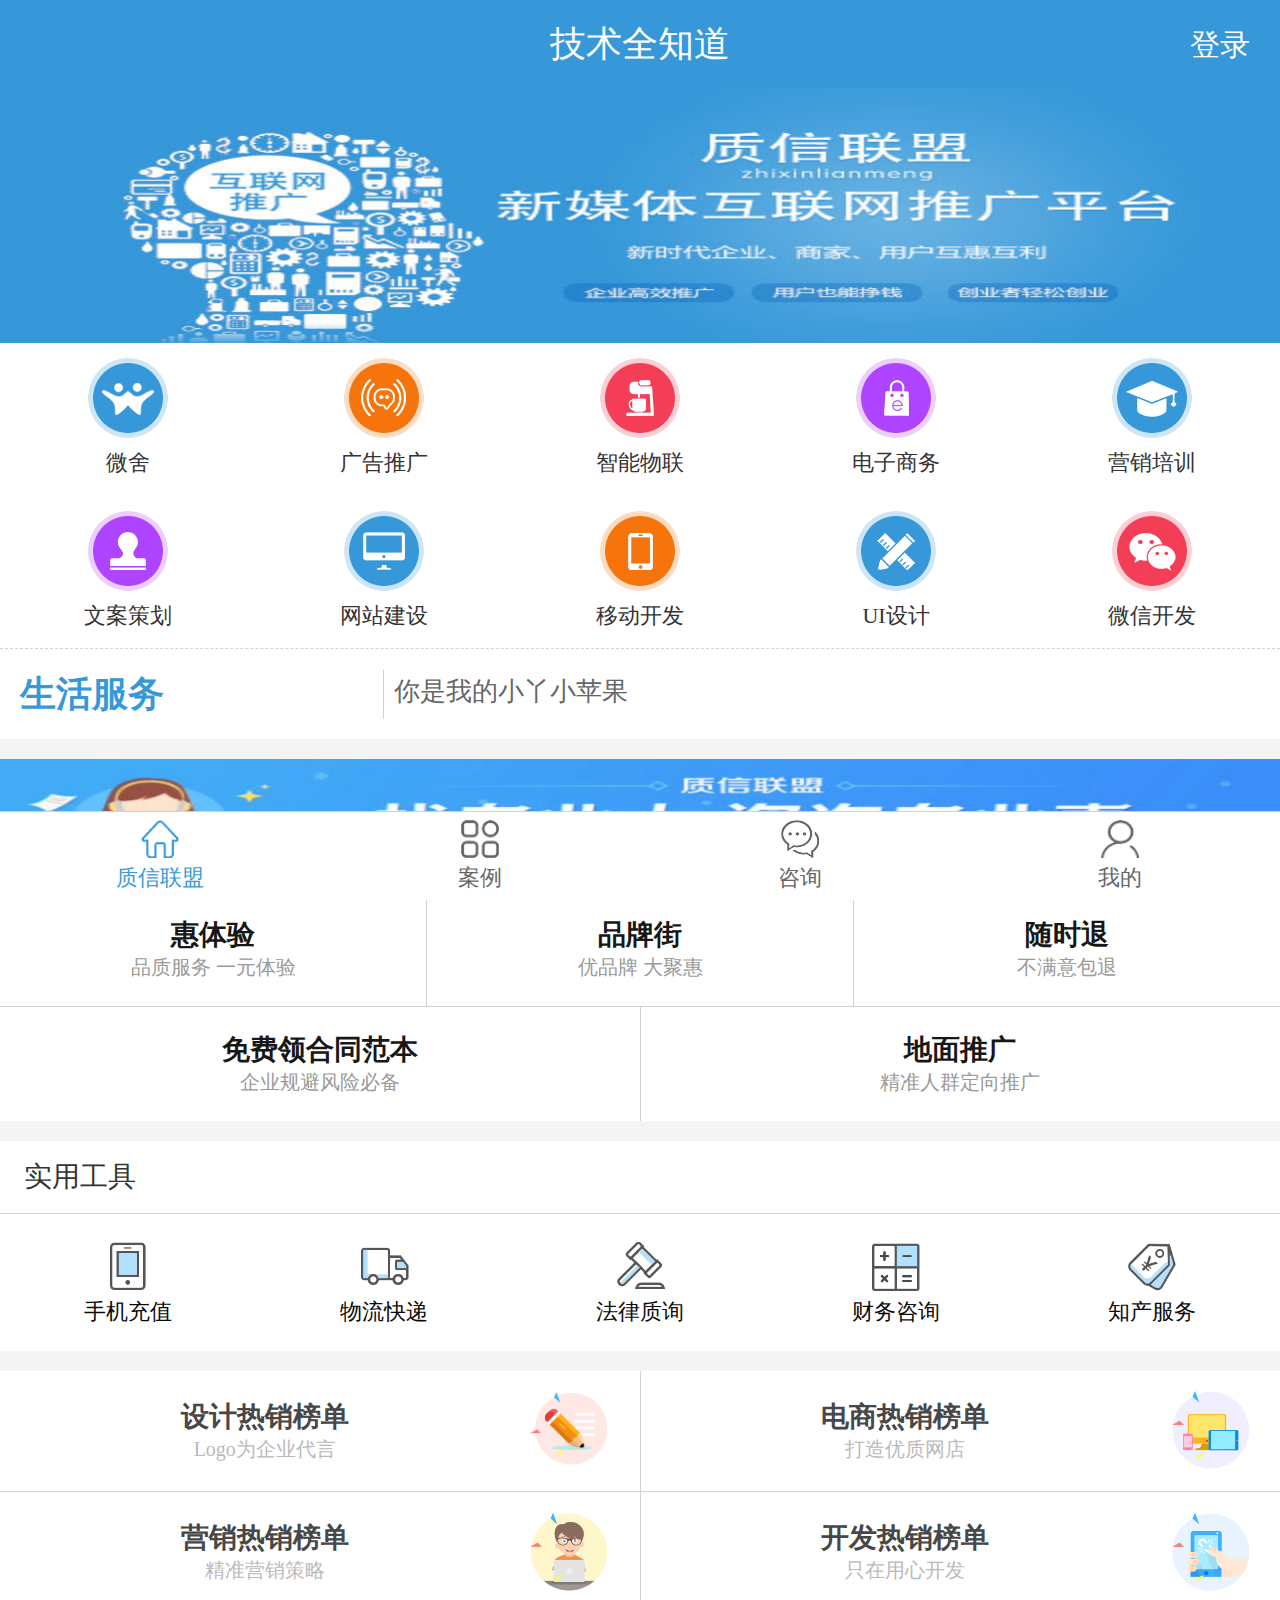
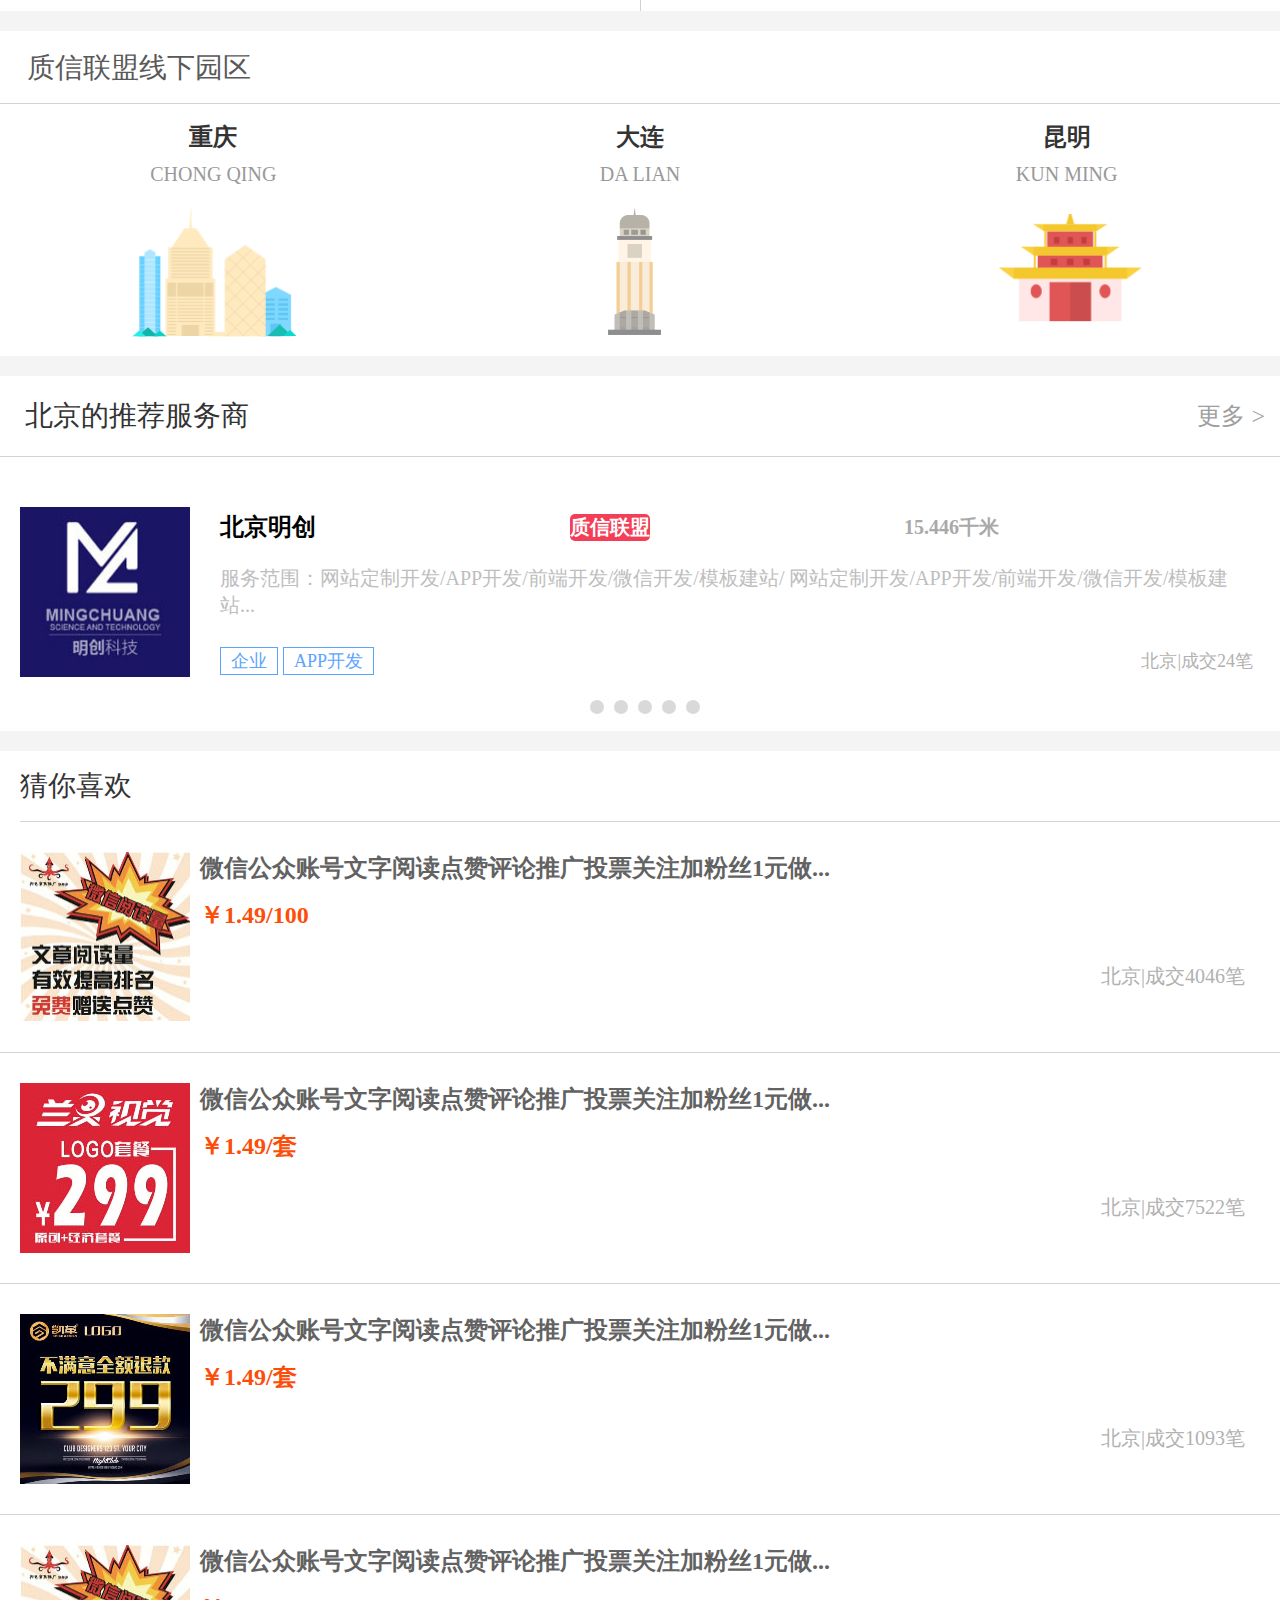
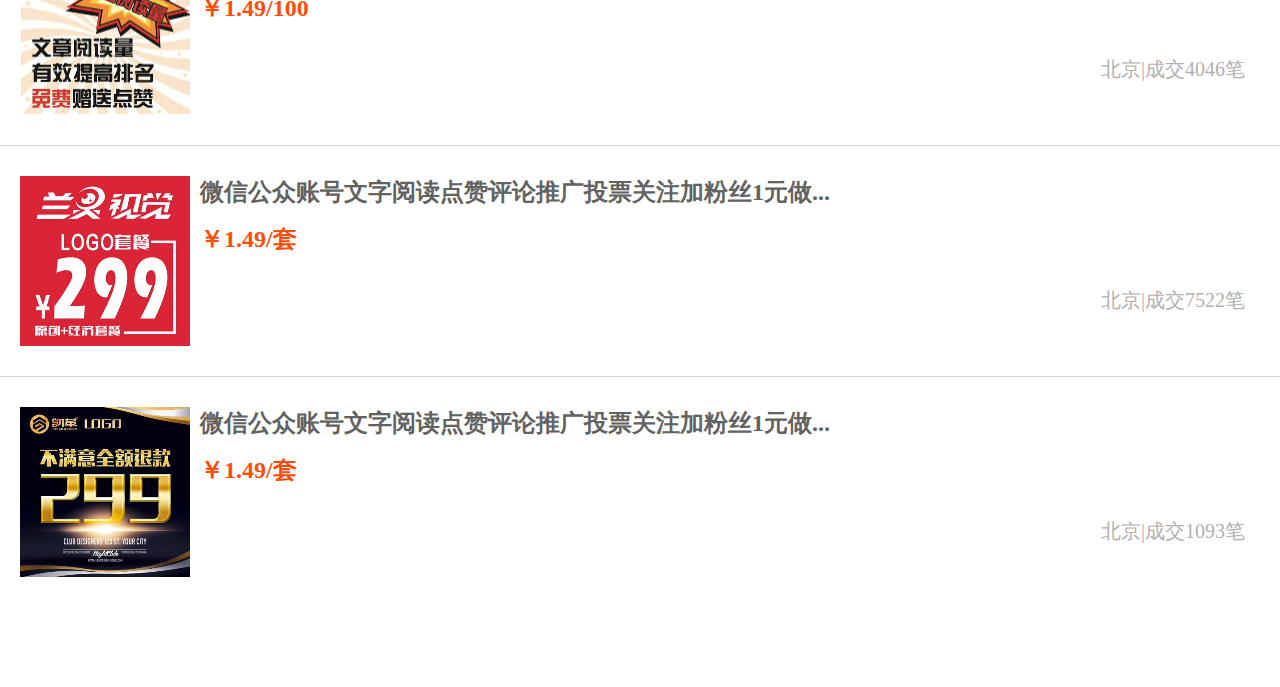
<file: index.html>
<!DOCTYPE html>
<html>
<head>
    <meta charset="UTF-8">
    <meta name="viewport" content="width=device-width, initial-scale=1, maximum-scale=1, user-scalable=no">
    <title>首页</title>
    <link rel="stylesheet" href="css/common.css" type="text/css"/>
    <link rel="stylesheet" href="css/gga.css" type="text/css"/>
    <link rel="stylesheet" href="css/index.css" type="text/css"/>
</head>
<body>
    <!-- 头部开始 -->
    <div class="top">
        <div class="top-t">技术全知道</div>
        <a href="logo.html">登录</a>
    </div>
    <!-- 头部结束 -->
    <!-- 头部大图开始 -->
    <div class="banner">
        <img src="images/banner.jpg">
    </div>
    <!-- 头部大图结束 -->
    <!-- 导航开始 -->
    <div class="nav">
        <ul>
            <li>
                <a href="#">
                    <div class="nav-tu"></div>
                    <p>微舍</p>
                </a>
            </li>
            <li>
                <a href="#">
                    <div class="nav-tu1"></div>
                    <p>广告推广</p>
                </a>
            </li>
            <li>
                <a href="#">
                    <div class="nav-tu2"></div>
                    <p>智能物联</p>
                </a>
            </li>
            <li>
                <a href="#">
                    <div class="nav-tu3"></div>
                    <p>电子商务</p>
                </a>
            </li>
            <li>
                <a href="#">
                    <div class="nav-tu4"></div>
                    <p>营销培训</p>
                </a>
            </li>
        </ul>
        <ul>
            <li>
                <a href="#">
                    <div class="nav-tu5"></div>
                    <p>文案策划</p>
                </a>
            </li>
            <li>
                <a href="#">
                    <div class="nav-tu6"></div>
                    <p>网站建设</p>
                </a>
            </li>
            <li>
                <a href="#">
                    <div class="nav-tu7"></div>
                    <p>移动开发</p>
                </a>
            </li>
            <li>
                <a href="#">
                    <div class="nav-tu8"></div>
                    <p>UI设计</p>
                </a>
            </li>
            <li>
                <a href="#">
                    <div class="nav-tu9"></div>
                    <p>微信开发</p>
                </a>
            </li>
        </ul>
    </div>
    <!-- 导航结束 -->
    <!-- 生活服务开始 -->
    <div class="sh">
        <h4>生活服务</h4>
        <div id="gao">
            <ul class="dsb">
                <li><p>你是我的小丫小苹果</p></li>
                <li><p>怎么爱你都不嫌多</p></li>
                <li><p>红红的小脸儿温暖我的心窝</p></li>
                <li><p>点亮我生命的火 火火火火</p></li>
                <li><p>你是我的小丫小苹果</p></li>
                <li><p>就像天边最美的云朵</p></li>
                <li><p>春天又来到了花开满山坡</p></li>
                <li><p>种下希望就会收获</p></li>
            </ul>    
        </div>
        
    </div>
    <!-- 生活服务结束 -->
    <!-- 广告开始 -->
    <div class="gg">
        <img src="images/ggimg.jpg"/>
    </div>
    <!-- 广告结束 -->
    <!-- 广告下面活动开始 -->
    <div class="activity">
        <div>
            <a href="">
                <h4>惠体验</h4>
                <p>品质服务 一元体验</p>
            </a>
            <a href="">
                <h4>品牌街</h4>
                <p>优品牌 大聚惠</p>
            </a>
            <a href="">
                <h4>随时退</h4>
                <p>不满意包退</p>
            </a>
        </div>
        <div>
             <a href="">
                <h4>免费领合同范本</h4>
                <p>企业规避风险必备</p>
            </a>
            <a href="">
                <h4>地面推广</h4>
                <p>精准人群定向推广</p>
            </a>
        </div>
    </div>
    <!-- 广告下面活动结束 -->
    <!-- 实用工具开始 -->
    <div class="tool">
        <div class="tool-top">实用工具</div>
        <div class="tool-bottom">
            <a href="#">
                <div class="tool-bottom1"></div>
                <p>手机充值</p>
            </a>
            <a href="#">
                <div class="tool-bottom2"></div>
                <p>物流快递</p>
            </a>
            <a href="#">
                <div class="tool-bottom3"></div>
                <p>法律质询</p>
            </a>
            <a href="#">
                <div class="tool-bottom4"></div>
                <p>财务咨询</p>
            </a>
            <a href="#">
                <div class="tool-bottom5"></div>
                <p>知产服务</p>
            </a>
        </div>
    </div>
    <!-- 实用工具结束 -->
    <!-- 榜单开始 -->
    <div class="List">
        <div class="aa">
             <div>
                <a href="" class="a-z">
                    <h4>设计热销榜单</h4>
                    <p>Logo为企业代言</p>
                </a>
                <a href="" class="a-img1 a-img"></a>
            </div>

            <div>
                <a href="" class="a-z">
                    <h4>电商热销榜单</h4>
                    <p>打造优质网店</p>
                </a>
                <a href="" class="a-img2 a-img"></a>
            </div>
        </div>
       
        <div class="aa">
            <div>
                <a href="" class="a-z">
                    <h4>营销热销榜单</h4>
                    <p>精准营销策略</p>
                </a>
                <a href="" class="a-img3 a-img"></a>
            </div>

            <div>
                <a href="" class="a-z">
                    <h4>开发热销榜单</h4>
                    <p>只在用心开发</p>
                </a>
                <a href="" class="a-img4 a-img"></a>
            </div>
        </div>
    </div>
    <!-- 榜单结束 -->
    <!-- 质信联盟开始 -->
    <div class="union">
       <div class="union-top">质信联盟线下园区</div>
        <div class="union-bottom">
            <a href="#">
                <h4>重庆</h4>
                <p>CHONG QING</p>
                <div class="union-bottom1"></div>
            </a>
            <a href="#">
                <h4>大连</h4>
                 <p>DA LIAN</p>
                <div class="union-bottom2"></div>
            </a>
            <a href="#">
                <h4>昆明</h4>
                <p>KUN MING</p>
                <div class="union-bottom3"></div>
            </a>
        </div>
    </div>
    <!-- 质信联盟结束 -->
    <!-- 服务商开始 -->
    <div class="service">
        <div class="service-top"><a href="">更多 ></a>北京的推荐服务商</div>
        
        <div class="lun">
            <ul class="oul">
                <li index="0">
                    <div class="tu"><img src="images/qy.jpg"/></div>
                    <div class="zi">
                        <h4>北京明创<span>质信联盟</span><p>15.446千米<p></h4>  
                        <p class="wq">
                            服务范围：网站定制开发/APP开发/前端开发/微信开发/模板建站/
                            网站定制开发/APP开发/前端开发/微信开发/模板建站...
                        </p>
                        <div>
                            <div class="service-icon">
                                <span>企业</span>    
                                <span>APP开发</span>    
                            </div>    
                            <div class="service-jy">北京|成交24笔</div>    
                        </div>  
                    </div>
                </li>

                <li index="1">
                    <div class="tu"><img src="images/qy.jpg"/></div>
                    <div class="zi">
                        <h4>万呈集团<span>英雄联盟</span><p>15.446千米<p></h4>  
                        <p class="wq">
                            服务范围：网站定制开发/APP开发/前端开发/微信开发/模板建站/
                            网站定制开发/APP开发/前端开发/微信开发/模板建站...
                        </p>
                        <div>
                            <div class="service-icon">
                                <span>企业</span>    
                                <span>APP开发</span>    
                            </div>    
                            <div class="service-jy">北京|成交24笔</div>    
                        </div>  
                    </div>
                </li>

                <li index="2">
                    <div class="tu"><img src="images/qy.jpg"/></div>
                    <div class="zi">
                        <h4>万达商城<span>质信联盟</span><p>15.446千米<p></h4>  
                        <p class="wq">
                            服务范围：网站定制开发/APP开发/前端开发/微信开发/模板建站/
                            网站定制开发/APP开发/前端开发/微信开发/模板建站...
                        </p>
                        <div>
                            <div class="service-icon">
                                <span>企业</span>    
                                <span>APP开发</span>    
                            </div>    
                            <div class="service-jy">北京|成交24笔</div>    
                        </div>  
                    </div>
                </li>

                <li index="3">
                    <div class="tu"><img src="images/qy.jpg"/></div>
                    <div class="zi">
                        <h4>华联超市<span>质信联盟</span><p>15.446千米<p></h4>  
                        <p class="wq">
                            服务范围：网站定制开发/APP开发/前端开发/微信开发/模板建站/
                            网站定制开发/APP开发/前端开发/微信开发/模板建站...
                        </p>
                        <div>
                            <div class="service-icon">
                                <span>企业</span>    
                                <span>APP开发</span>    
                            </div>    
                            <div class="service-jy">北京|成交24笔</div>    
                        </div>  
                    </div>
                </li>

                <li index="4">
                    <div class="tu"><img src="images/qy.jpg"/></div>
                    <div class="zi">
                        <h4>华联超市<span>质信联盟</span><p>15.446千米<p></h4>  
                        <p class="wq">
                            服务范围：网站定制开发/APP开发/前端开发/微信开发/模板建站/
                            网站定制开发/APP开发/前端开发/微信开发/模板建站...
                        </p>
                        <div>
                            <div class="service-icon">
                                <span>企业</span>    
                                <span>APP开发</span>    
                            </div>    
                            <div class="service-jy">北京|成交24笔</div>    
                        </div>  
                    </div>
                </li>
            </ul>
        </div>
        
        <!-- hhhhhhhhhhhhhhhhhhhhhhhhhhhhhhhhhhhhhhhhhhhhhhhhhhhhhhhhhhhhhhhhhhhhhhhhhhhh -->
        <div class="service-nav1">
           <span class="atv"></span>
           <span></span>
           <span></span>
           <span></span>
           <span></span>
        </div>
    </div>
    <!-- 服务商结束 -->
    <!-- 猜你喜欢开始 -->
    <div class="like">
        <p class="like-p">猜你喜欢</p>
        <ul>
            <li>
                <a href="">
                    <img src="images/sp.jpg"/>
                    <div>
                        <h4>微信公众账号文字阅读点赞评论推广投票关注加粉丝1元做...</h4>
                        <p class="like-q">￥1.49/100</p>
                        <p class="like-cj">北京|成交4046笔</p>
                    </div>
                </a>
            </li>
            <li>
                <a href="">
                    <img src="images/sp1.jpg"/>
                    <div>
                        <h4>微信公众账号文字阅读点赞评论推广投票关注加粉丝1元做...</h4>
                        <p class="like-q">￥1.49/套</p>
                        <p class="like-cj">北京|成交7522笔</p>
                    </div>
                </a>
            </li>
            <li>
                <a href="">
                    <img src="images/sp2.jpg"/>
                    <div>
                        <h4>微信公众账号文字阅读点赞评论推广投票关注加粉丝1元做...</h4>
                        <p class="like-q">￥1.49/套</p>
                        <p class="like-cj">北京|成交1093笔</p>
                    </div>
                </a>
            </li>
            <li>
                <a href="">
                    <img src="images/sp.jpg"/>
                    <div>
                        <h4>微信公众账号文字阅读点赞评论推广投票关注加粉丝1元做...</h4>
                        <p class="like-q">￥1.49/100</p>
                        <p class="like-cj">北京|成交4046笔</p>
                    </div>
                </a>
            </li>
            <li>
                <a href="">
                    <img src="images/sp1.jpg"/>
                    <div>
                        <h4>微信公众账号文字阅读点赞评论推广投票关注加粉丝1元做...</h4>
                        <p class="like-q">￥1.49/套</p>
                        <p class="like-cj">北京|成交7522笔</p>
                    </div>
                </a>
            </li>
            <li>
                <a href="">
                    <img src="images/sp2.jpg"/>
                    <div>
                        <h4>微信公众账号文字阅读点赞评论推广投票关注加粉丝1元做...</h4>
                        <p class="like-q">￥1.49/套</p>
                        <p class="like-cj">北京|成交1093笔</p>
                    </div>
                </a>
            </li>
        </ul>
    </div>
    <!-- 猜你喜欢结束 -->
    <!-- 底部开始 -->
    <div class="flo">
        <a href="index.html">
            <img src="images/icon23.png"/>
            <p class="lan">质信联盟</p>
        </a>
        <a href="case.html">
            <img src="images/icon24.png"/>
            <p>案例</p>
        </a>
        <a href="consultation.html">
            <img src="images/icon25.png"/>
            <p>咨询</p>
        </a>
        <a href="my.html">
            <img src="images/icon26.png"/>
            <p>我的</p>
        </a>
    </div>
    <!-- 底部结束 -->

    <script src="js/jquery.min.js" type="text/javascript"></script>
    <script type="text/javascript">
       

function ab(){
    var gao = $("#gao").height();
    var lun = $(".lun").width();
    setInterval(function(){
        //生活服务
        $(".dsb").animate({  
            marginTop : -gao+"px",
        },500,function(){  
            $(this).css({marginTop : "0px"}).find("li:first").appendTo(this);  
        })  
        //服务商的轮播效果
        var ss = $(".oul").find("li:first").attr("index");
        var service = $($(".service-nav1").children("span")[ss]);
        service.css({
            background: "#fc4e09",
        })
        service.siblings().css({
            background: "#d9d9d9",
        })
        //console.log(service);
        $(".oul").animate({  
            marginLeft : -lun+"px",
        },1000,function(){  
            $(this).css({marginLeft : "0px"}).find("li:first").appendTo(this);  
        })  
    },2000)
}
ab();

        
    </script>
</body>
</html>
</file>
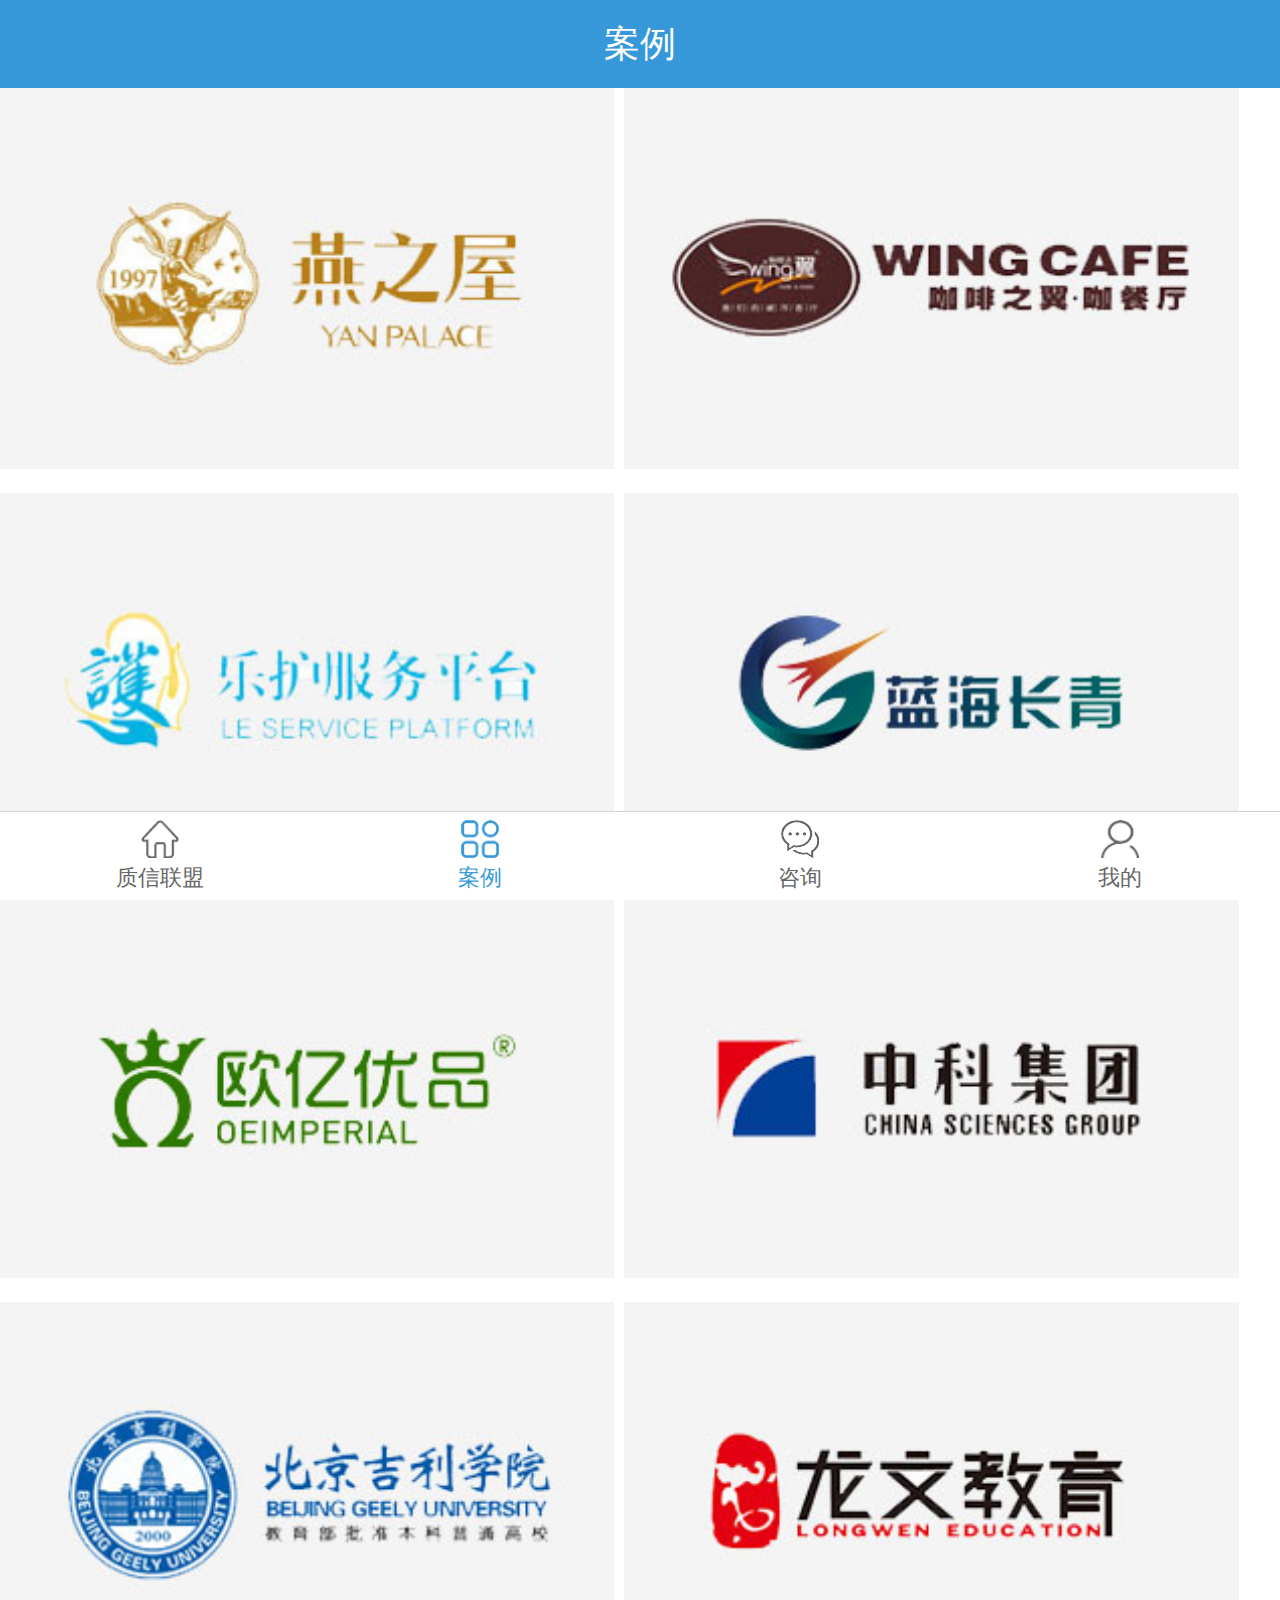
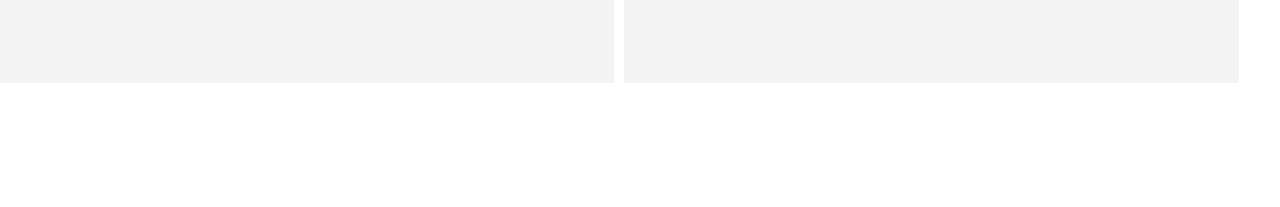
<file: case.html>
<!DOCTYPE html>
<html lang="en">
<head>
    <meta charset="UTF-8">
    <meta name="viewport" content="width=device-width, initial-scale=1, maximum-scale=1, user-scalable=no">
    <title>案例</title>
    <link rel="stylesheet" href="css/common.css" type="text/css"/>
    <link rel="stylesheet" href="css/gga.css" type="text/css"/>
    <link rel="stylesheet" href="css/case.css" type="text/css"/>
</head>
<body>
    <!-- 头部开始 -->
    <div class="top">
        <div class="top-t">案例</div>
    </div>
    <!-- 头部结束 -->
    <!-- 内容开始 -->
    <div class="anliul">
        <ul>
            <li><a href="#"><img src="images/anli1.jpg"/></a></li>
            <li><a href="#"><img src="images/anli2.jpg"/></a></li>
            <li><a href="#"><img src="images/anli3.jpg"/></a></li>
            <li><a href="#"><img src="images/anli4.jpg"/></a></li>
            <li><a href="#"><img src="images/anli5.jpg"/></a></li>
            <li><a href="#"><img src="images/anli6.jpg"/></a></li>
            <li><a href="#"><img src="images/anli7.jpg"/></a></li>
            <li><a href="#"><img src="images/anli8.jpg"/></a></li>   
        </ul>
    </div>
    <!-- 内容结束 -->

        <!-- 底部开始 -->
    <div class="flo">
        <a href="index.html">
            <img src="images/icon23-1.png"/>
            <p>质信联盟</p>
        </a>
        <a href="">
            <img src="images/icon24-1.png"/>
            <p  class="lan">案例</p>
        </a>
        <a href="consultation.html">
            <img src="images/icon25.png"/>
            <p>咨询</p>
        </a>
        <a href="my.html">
            <img src="images/icon26.png"/>
            <p>我的</p>
        </a>
    </div>
    <!-- 底部结束 -->
</body>
</html>
</file>
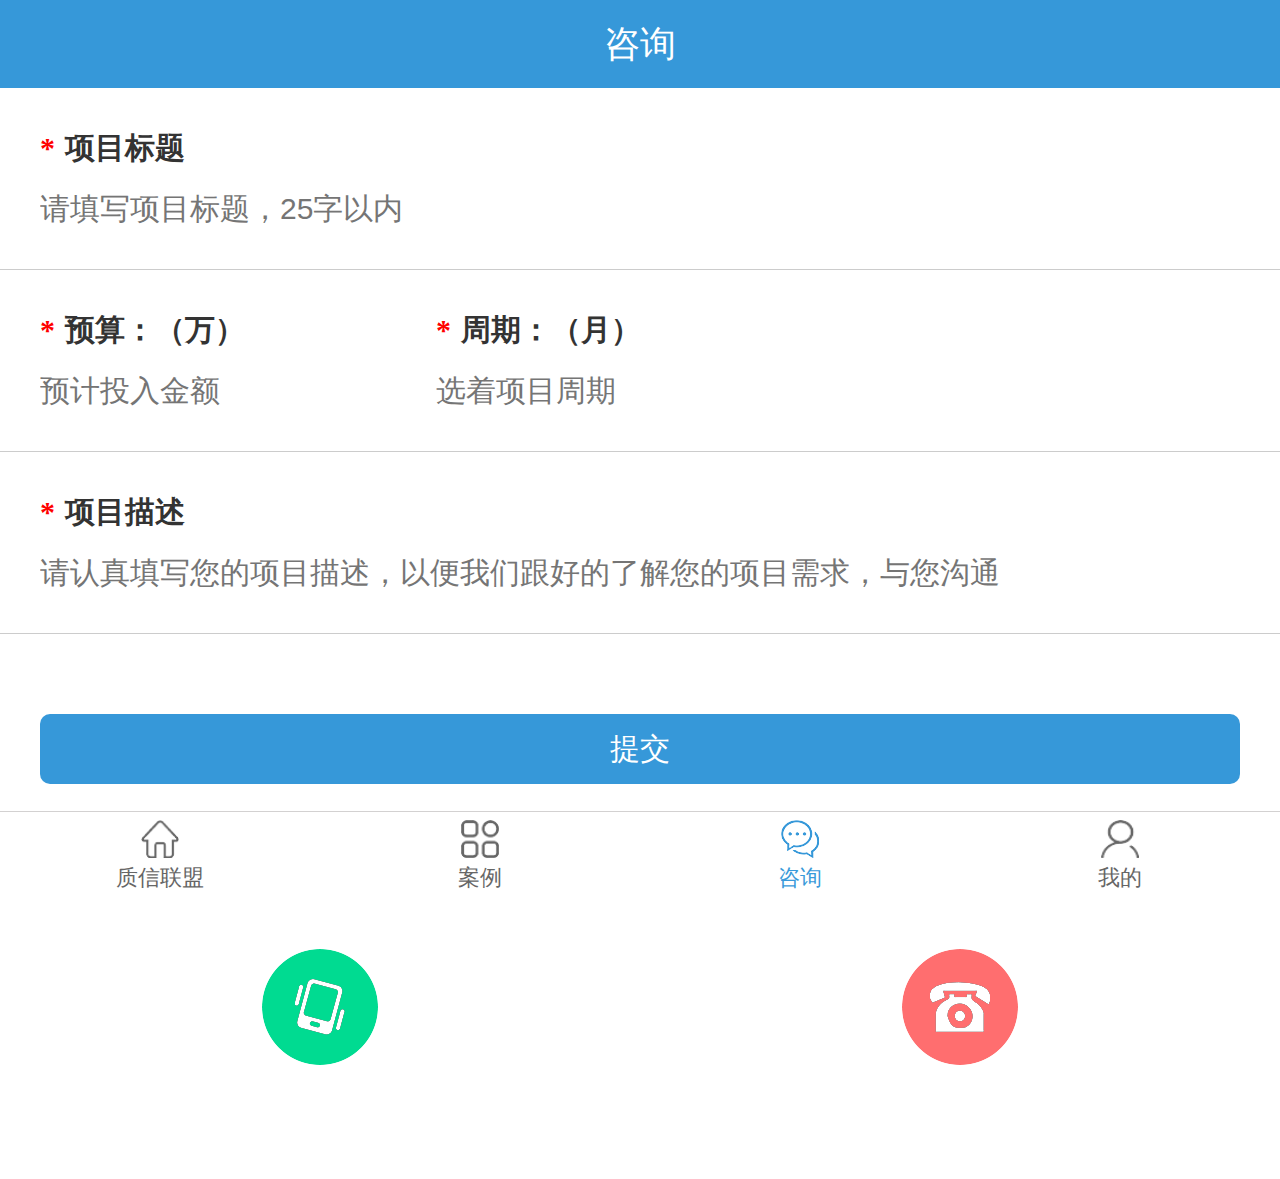
<file: consultation.html>
<!DOCTYPE html>
<html lang="en">
<head>
    <meta charset="UTF-8">
    <meta name="viewport" content="width=device-width, initial-scale=1, maximum-scale=1, user-scalable=no">
    <title>咨询</title>
    <link rel="stylesheet" href="css/common.css" type="text/css"/>
    <link rel="stylesheet" href="css/public-flo.css" type="text/css"/>
    <link rel="stylesheet" href="css/consultation.css" type="text/css"/>
    <link rel="stylesheet" href="css/public-top.css" type="text/css"/>
    <link rel="stylesheet" href="css/gga.css" type="text/css"/>
</head>
<body>
     <!-- 头部开始 -->
    <div class="top">
        <div class="top-t">咨询</div>
    </div>
    <!-- 头部结束 -->
    <div class="con">
        <div>
            <h4><span>*</span>项目标题</h4>
            <p>
                <input type="text" placeholder="请填写项目标题，25字以内"/>
            </p>
        </div>
        <div>
            <span>
                <h4><span>*</span>预算：（万）</h4>
                <p>
                    <input type="text" placeholder="预计投入金额"/>
                </p>
            </span>
             <span>
                <h4><span>*</span>周期：（月）</h4>
                <p>
                    <input type="text" placeholder="选着项目周期"/>
                </span>
            </a>
        </div>
        <div>
            <h4><span>*</span>项目描述</h4>
            <p>
                <input type="text" placeholder="请认真填写您的项目描述，以便我们跟好的了解您的项目需求，与您沟通"/>
            </p>
        </div>
        </div>
        <p class="zc-a">
            <a href="">提交</a>
        </p>
    
    <div class="dhcon">
        <div>
            <p class="p1"></p>
            <p class="p2">电话咨询</p>
            <p class="p1"></p>
        </div>
        <ul>
            <li>
                <a href="#">
                    <div class="qq-tu"></div>
                </a>
            </li>
            <li>
                <a href="#">
                    <div class="wx-tu"></div>
                </a>
            </li>
        </ul>
        
    </div>

    <!-- 底部开始 -->
    <div class="flo">
        <a href="index.html">
            <img src="images/icon23-1.png"/>
            <p>质信联盟</p>
        </a>
        <a href="case.html">
            <img src="images/icon24.png"/>
            <p>案例</p>
        </a>
        <a href="">
            <img src="images/icon25-1.png"/>
            <p class="lan">咨询</p>
        </a>
        <a href="my.html">
            <img src="images/icon26.png"/>
            <p>我的</p>
        </a>
    </div>
    <!-- 底部结束 -->
    
</body>
</html>
</file>
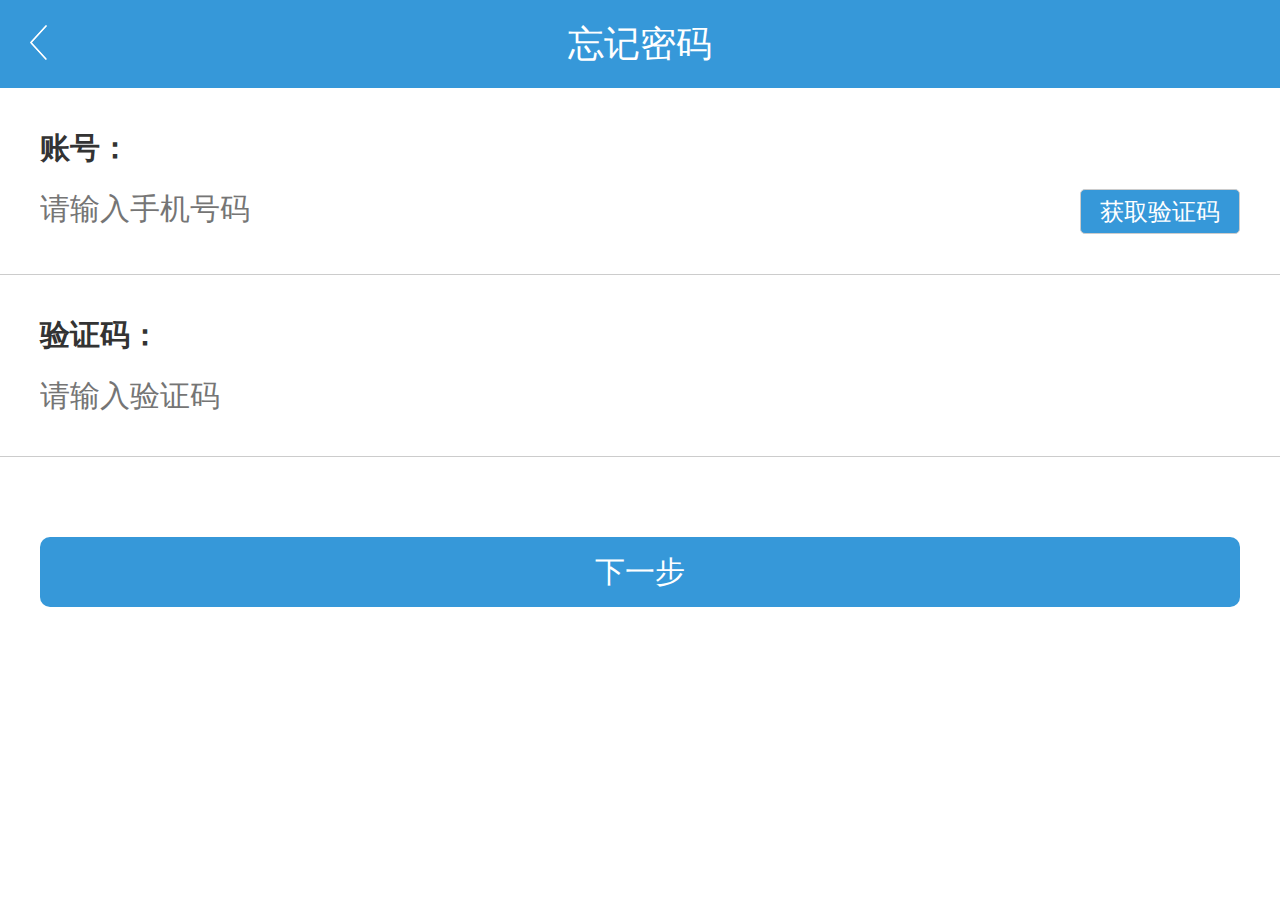
<file: forgot-password.html>
<!DOCTYPE html>
<html lang="en">
<head>
    <meta charset="UTF-8">
    <meta name="viewport" content="width=device-width, initial-scale=1, maximum-scale=1, user-scalable=no">
    <title>忘记密码</title>
    <link rel="stylesheet" href="css/common.css" type="text/css"/>
    <link rel="stylesheet" href="css/forgot-password.css" type="text/css"/>
    <link rel="stylesheet" href="css/public-top.css" type="text/css"/>
    <link rel="stylesheet" href="css/gga.css" type="text/css"/>
</head>
<body>
     <!-- 头部开始 -->
    <div class="top">
        <a href="logo.html"><img src="images/logo1.png"/></a>
        <div class="top-t">忘记密码</div>
    </div>

    <div class="con"> 
        <div>
            <h4>账号：</h4>
            <p>
                <input type="text" placeholder="请输入手机号码"/>
                <input type="button" value="获取验证码" id="hq"/>
            </p>
        </div>    
        <div>
            <h4>验证码：</h4>
            <p>
                <input type="text" placeholder="请输入验证码"/>
            </p>
        </div> 
        <p class="zc-a">
            <a href="forgot-password1.html">下一步</a>
        </p>
    </div>
    
</body>
</html>
</file>
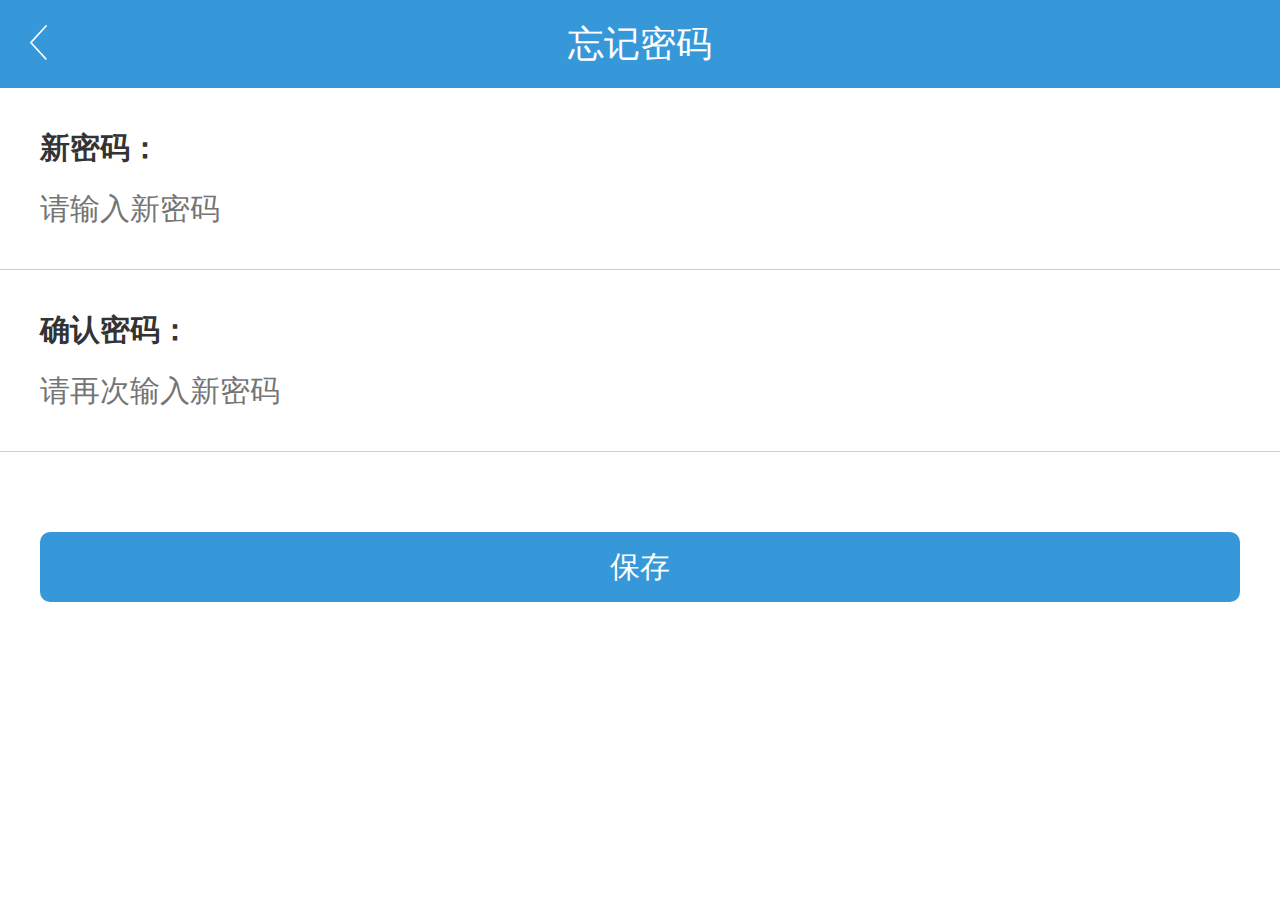
<file: forgot-password1.html>
<!DOCTYPE html>
<html lang="en">
<head>
    <meta charset="UTF-8">
    <meta name="viewport" content="width=device-width, initial-scale=1, maximum-scale=1, user-scalable=no">
    <title>忘记密码下一步</title>
    <link rel="stylesheet" href="css/common.css" type="text/css"/>
    <link rel="stylesheet" href="css/forgot-password1.css" type="text/css"/>
    <link rel="stylesheet" href="css/public-top.css" type="text/css"/>
    <link rel="stylesheet" href="css/gga.css" type="text/css"/>
</head>
<body>
     <!-- 头部开始 -->
    <div class="top">
        <a href="forgot-password.html"><img src="images/logo1.png"/></a>
        <div class="top-t">忘记密码</div>
    </div>

    <div class="con"> 
        <div>
            <h4>新密码：</h4>
            <p>
                <input type="password" placeholder="请输入新密码"/>
            </p>
        </div> 
        <div>
            <h4>确认密码：</h4>
            <p>
                <input type="password" placeholder="请再次输入新密码"/>
            </p>
        </div> 
        <p class="zc-a">
            <a href="logo.html">保存</a>
        </p>
    </div>
</body>
</html>
</file>
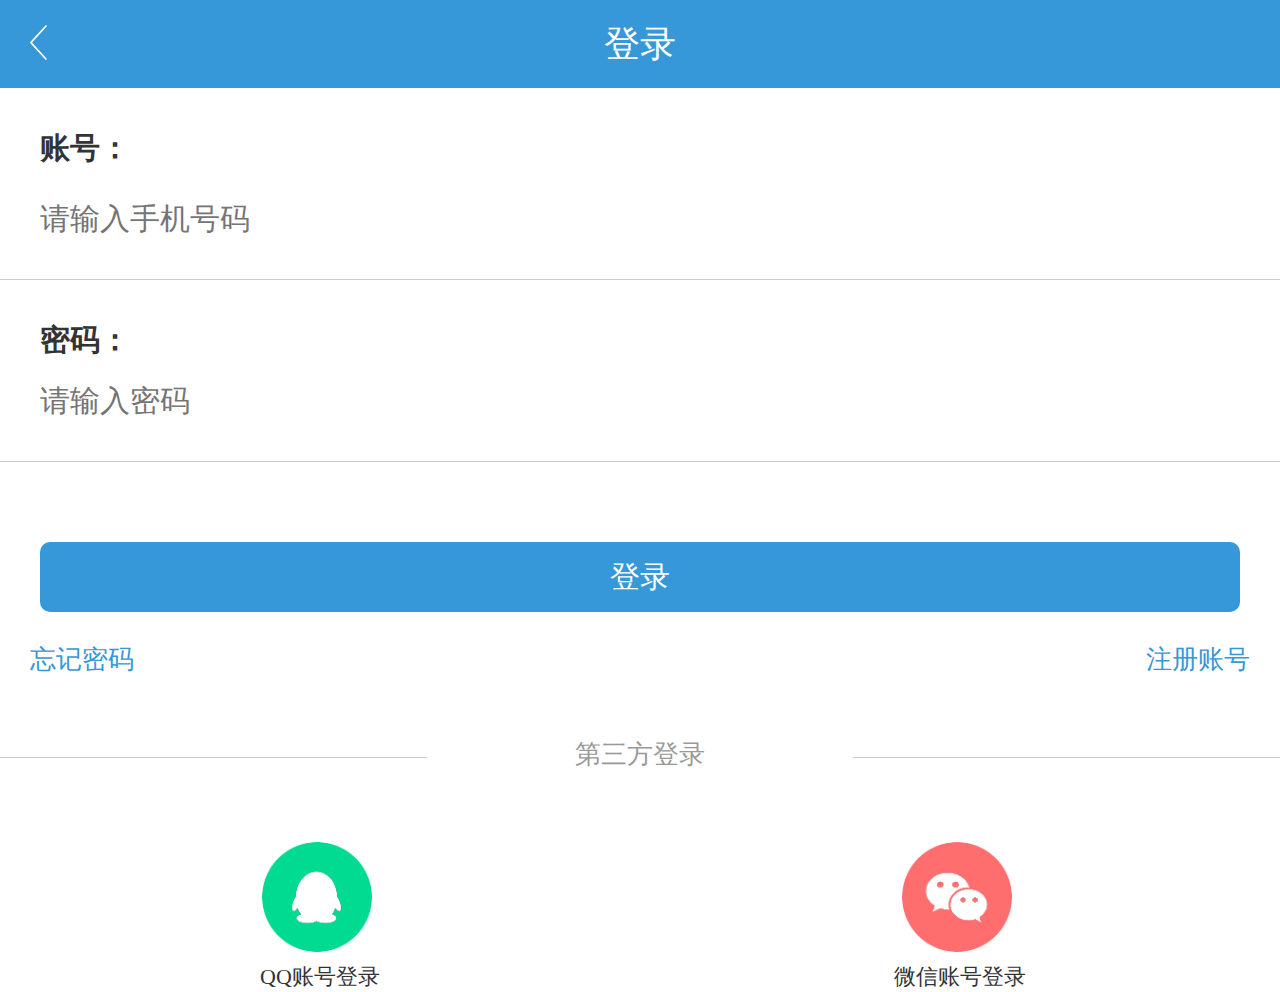
<file: logo.html>
<!DOCTYPE html>
<html lang="en">
<head>
    <meta charset="UTF-8">
    <meta name="viewport" content="width=device-width, initial-scale=1, maximum-scale=1, user-scalable=no">
    <title>登录</title>
    <link rel="stylesheet" href="css/common.css" type="text/css"/>
    <link rel="stylesheet" href="css/logo.css" type="text/css"/>
    <link rel="stylesheet" href="css/gga.css" type="text/css"/>
</head>
<body>
     <!-- 头部开始 -->
    <div class="top">
        <a href="index.html"><img src="images/logo1.png"/></a>
        <div class="top-t">登录</div>
    </div>
    <div class="con">
        <div class="zh">
            <h4>账号：</h4>
            <p><input type="text" placeholder="请输入手机号码"/></p>
        </div>
        <div class="mm">
            <h4>密码：</h4>
            <p><input type="password" placeholder="请输入密码"/></p>
        </div>
        <div class="dl">
            <p class="dl-t">
                <a href="index.html">登录</a>
            </p>
            <div class="dl-a">
                <a href="forgot-password.html">忘记密码</a>
                <a href="register.html">注册账号</a>
            </div>
            
        </div>
    </div>
    <div class="flo">
        <div>
            <p class="p1"></p>
            <p class="p2">第三方登录</p>
            <p class="p1"></p>
        </div>
        <ul>
            <li>
                <a href="#">
                    <div class="qq-tu"></div>
                    <p>QQ账号登录</p>
                </a>
            </li>
            <li>
                <a href="#">
                    <div class="wx-tu"></div>
                    <p>微信账号登录</p>
                </a>
            </li>
        </ul>
        
    </div>
</body>
</html>
</file>
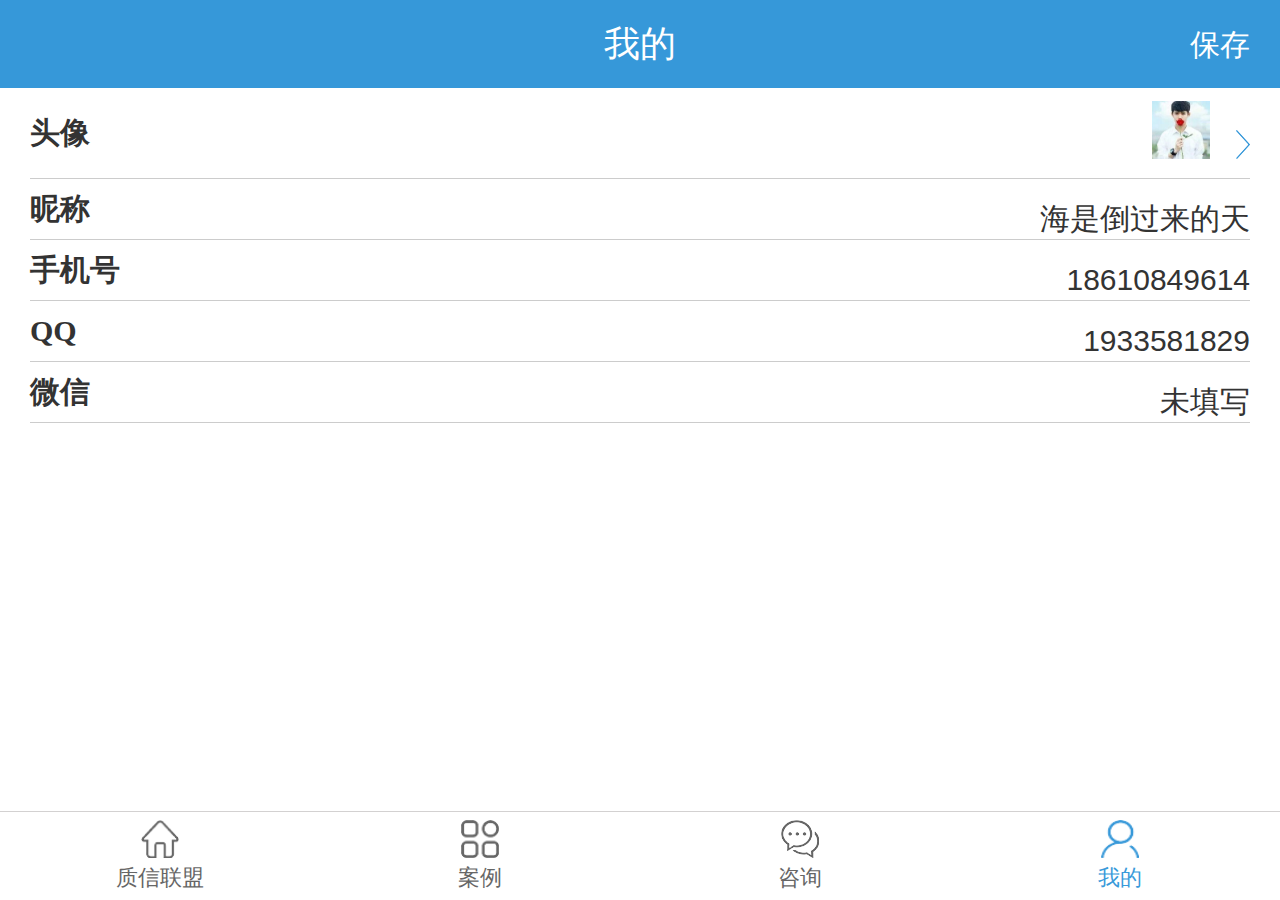
<file: me-edit.html>
<!DOCTYPE html>
<html lang="en">
<head>
      <meta charset="UTF-8">
    <meta name="viewport" content="width=device-width, initial-scale=1, maximum-scale=1, user-scalable=no">
    <title>我的</title>
    <link rel="stylesheet" href="css/common.css" type="text/css"/>
    <link rel="stylesheet" href="css/public-flo.css" type="text/css"/>
    <link rel="stylesheet" href="css/gga.css" type="text/css"/>
    <link rel="stylesheet" href="css/my-edit.css" type="text/css"/>
</head>
<body>
     <!-- 头部开始 -->
    <div class="top">
        <div class="top-t">我的</div>
        <a href="my.html">保存</a>
    </div>
    <!-- 头部结束 -->
    
    <!-- 内容开始 -->
    <div class="con">
        <a href="">
            <div>
                <h4>头像</h4>
                <p>
                    <img class="img1" src="images/touxiang.jpg"/>
                    <img class="img5" src="images/icon41.png"/> 
                </p>
            </div>
        </a>
        <div>
            <h4>昵称</h4>
            <p><input type="text"  value="海是倒过来的天"/></p>
        </div>
        <div>
            <h4>手机号</h4>
            <p><input type="text"  value="18610849614"/></p>
        </div>
        <div>
            <h4>QQ</h4>
            <p><input type="text"  value="1933581829"/></p>
        </div>
        <div>
            <h4>微信</h4>
            <p><input type="text"  value="未填写"/></p>
        </div>
    </div>
    <!-- 内容结束 -->

    <!-- 底部开始 -->
    <div class="flo">
        <a href="index.html">
            <img src="images/icon23-1.png"/>
            <p>质信联盟</p>
        </a>
        <a href="case.html">
            <img src="images/icon24.png"/>
            <p>案例</p>
        </a>
        <a href="consultation.html">
            <img src="images/icon25.png"/>
            <p>咨询</p>
        </a>
        <a href="my.html">
            <img src="images/icon26-1.png"/>
            <p class="lan">我的</p>
        </a>
    </div>
    <!-- 底部结束 -->
</body>
</html>
</file>
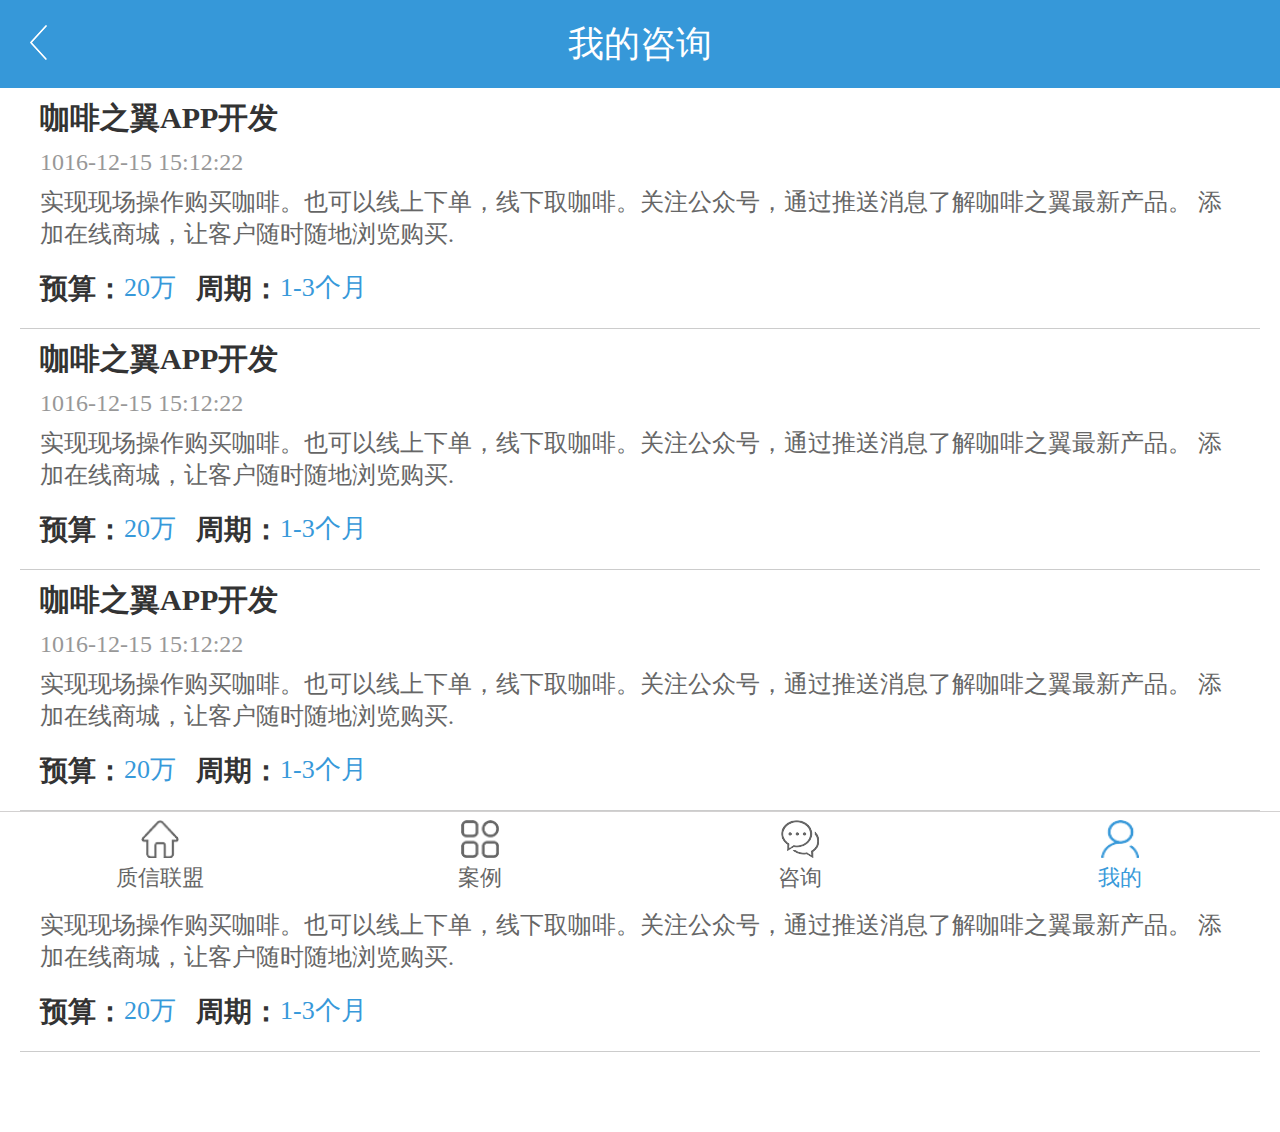
<file: my-consultation.html>
<!DOCTYPE html>
<html lang="en">
<head>
    <meta charset="UTF-8">
    <meta name="viewport" content="width=device-width, initial-scale=1, maximum-scale=1, user-scalable=no">
    <title>我的咨询</title>
    <link rel="stylesheet" href="css/common.css" type="text/css"/>
    <link rel="stylesheet" href="css/my-consultation.css" type="text/css"/>
    <link rel="stylesheet" href="css/public-top.css" type="text/css"/>
    <link rel="stylesheet" href="css/public-flo.css" type="text/css"/>
    <link rel="stylesheet" href="css/gga.css" type="text/css"/>
</head>
<body>
     <!-- 头部开始 -->
    <div class="top">
        <a href="my.html"><img src="images/logo1.png"/></a>
        <div class="top-t">我的咨询</div>
    </div>
    <!-- 头部结束 -->
     <!-- 内容开始 -->

        
    <div class="con ccc">
        
        
        <div class="xxnr">
            <div class="tm">
                <h4>咖啡之翼APP开发</h4>
                <p>1016-12-15 15:12:22<p/>
            </div>
            <div>
                <p class="xx">实现现场操作购买咖啡。也可以线上下单，线下取咖啡。关注公众号，通过推送消息了解咖啡之翼最新产品。
                    添加在线商城，让客户随时随地浏览购买.
                </p>
            </div>
            <div class="yszq">
                <div>
                    <h4>预算：</h4>
                    <p>20万</p>
                </div>
                <div class="zq">
                    <h4>周期：</h4>
                    <p>1-3个月</p>
                </div>
            </div>
        </div>
    </div>
<!-- 内容结束 -->

        
    <div class="con">
        
 
        <div class="xxnr">
            <div class="tm">
                <h4>咖啡之翼APP开发</h4>
                <p>1016-12-15 15:12:22<p/>
            </div>
            <div>
                <p class="xx">实现现场操作购买咖啡。也可以线上下单，线下取咖啡。关注公众号，通过推送消息了解咖啡之翼最新产品。
                    添加在线商城，让客户随时随地浏览购买.
                </p>
            </div>
            <div class="yszq">
                <div>
                    <h4>预算：</h4>
                    <p>20万</p>
                </div>
                <div class="zq">
                    <h4>周期：</h4>
                    <p>1-3个月</p>
                </div>
            </div>
        </div>
    </div>

        
    <div class="con">
        
   
        <div class="xxnr">
            <div class="tm">
                <h4>咖啡之翼APP开发</h4>
                <p>1016-12-15 15:12:22<p/>
            </div>
            <div>
                <p class="xx">实现现场操作购买咖啡。也可以线上下单，线下取咖啡。关注公众号，通过推送消息了解咖啡之翼最新产品。
                    添加在线商城，让客户随时随地浏览购买.
                </p>
            </div>
            <div class="yszq">
                <div>
                    <h4>预算：</h4>
                    <p>20万</p>
                </div>
                <div class="zq">
                    <h4>周期：</h4>
                    <p>1-3个月</p>
                </div>
            </div>
        </div>
    </div>

    <div class="con connoc">

        <div class="xxnr">
            <div class="tm">
                <h4>咖啡之翼APP开发</h4>
                <p>1016-12-15 15:12:22<p/>
            </div>
            <div>
                <p class="xx">实现现场操作购买咖啡。也可以线上下单，线下取咖啡。关注公众号，通过推送消息了解咖啡之翼最新产品。
                    添加在线商城，让客户随时随地浏览购买.
                </p>
            </div>
            <div class="yszq">
                <div>
                    <h4>预算：</h4>
                    <p>20万</p>
                </div>
                <div class="zq">
                    <h4>周期：</h4>
                    <p>1-3个月</p>
                </div>
            </div>
        </div>
    </div>


    <!-- 底部开始 -->
    <div class="flo">
        <a href="">
            <img src="images/icon23-1.png"/>
            <p>质信联盟</p>
        </a>
        <a href="case.html">
            <img src="images/icon24.png"/>
            <p>案例</p>
        </a>
        <a href="consultation.html">
            <img src="images/icon25.png"/>
            <p>咨询</p>
        </a>
        <a href="my.html">
            <img src="images/icon26-1.png"/>
            <p class="lan">我的</p>
        </a>
    </div>
    <!-- 底部结束 -->
</body>
</html>
</file>
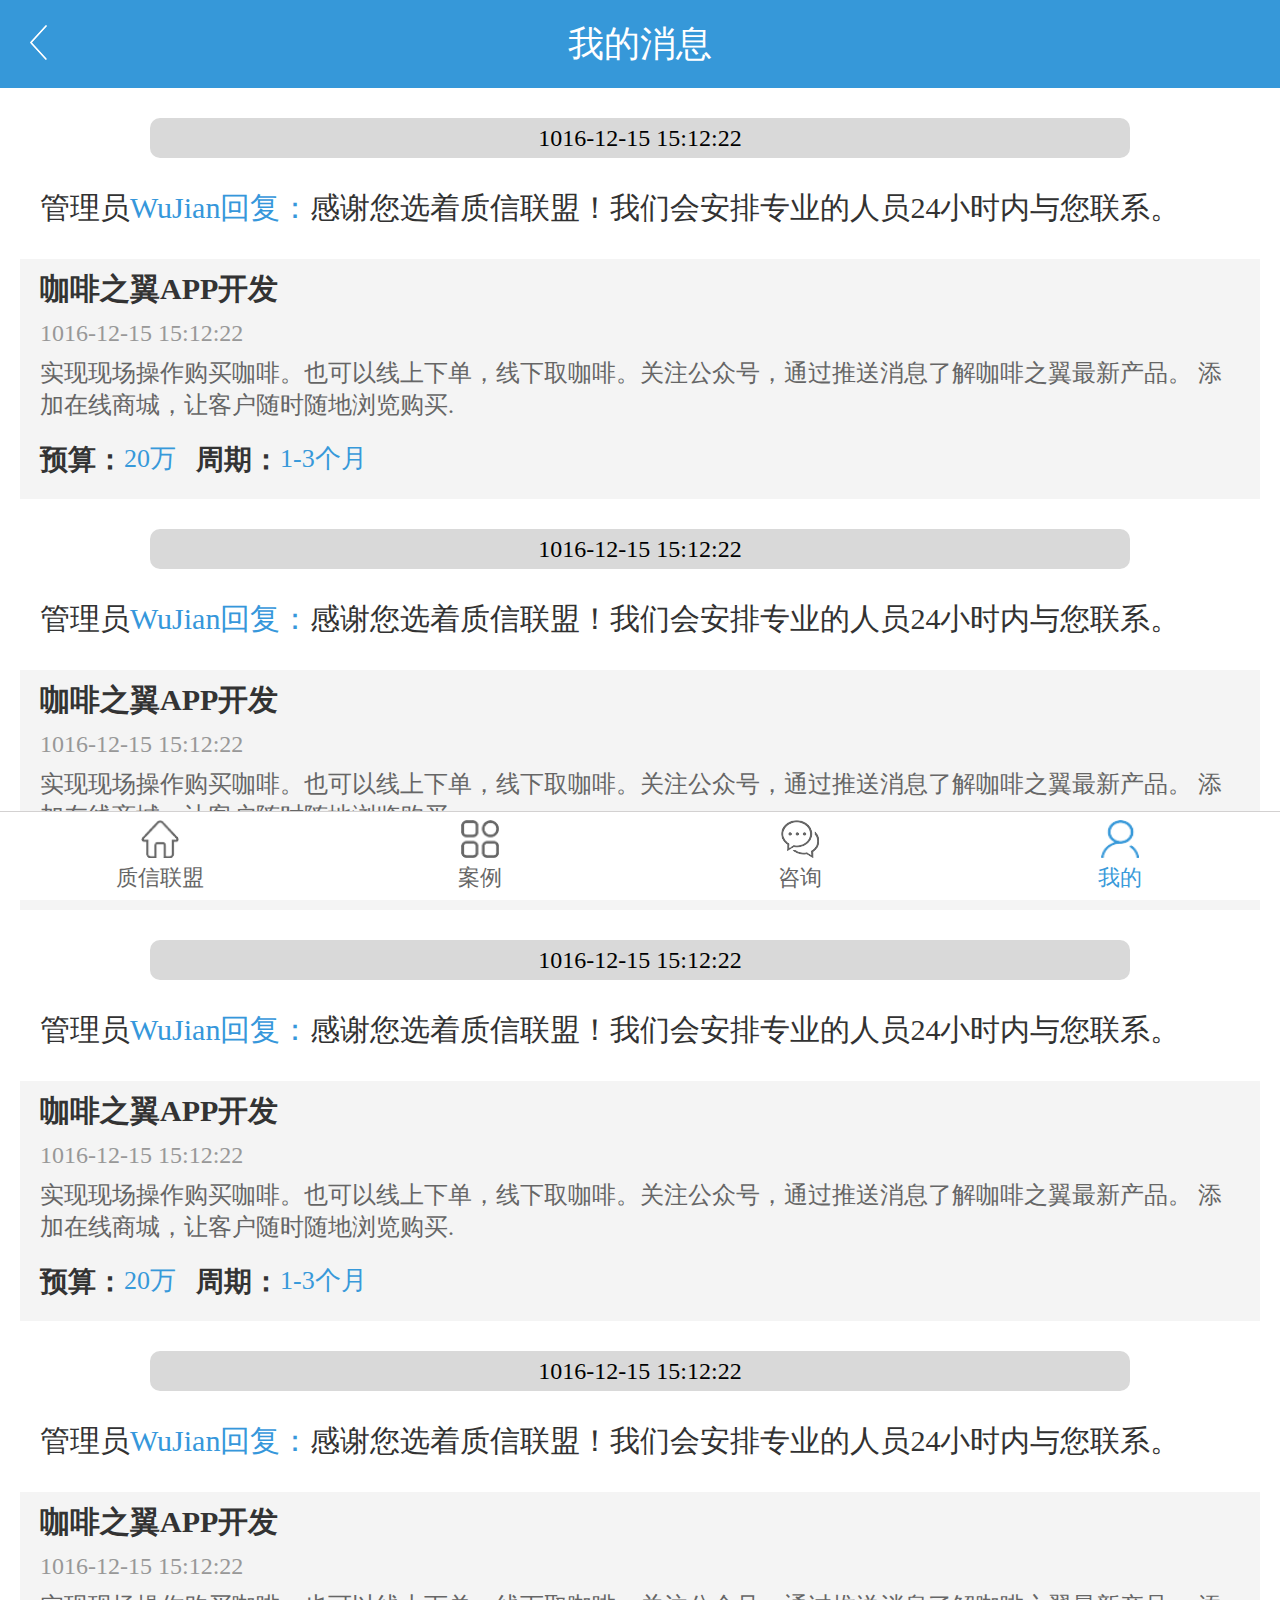
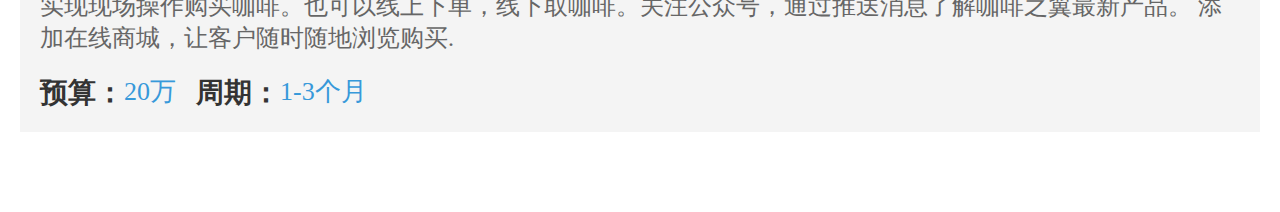
<file: my-news.html>
<!DOCTYPE html>
<html lang="en">
<head>
    <meta charset="UTF-8">
    <meta name="viewport" content="width=device-width, initial-scale=1, maximum-scale=1, user-scalable=no">
    <title>我的消息</title>
    <link rel="stylesheet" href="css/common.css" type="text/css"/>
    <link rel="stylesheet" href="css/my-news.css" type="text/css"/>
    <link rel="stylesheet" href="css/public-top.css" type="text/css"/>
    <link rel="stylesheet" href="css/public-flo.css" type="text/css"/>
    <link rel="stylesheet" href="css/gga.css" type="text/css"/>
</head>
<body>
     <!-- 头部开始 -->
    <div class="top">
        <a href="my.html"><img src="images/logo1.png"/></a>
        <div class="top-t">我的消息</div>
    </div>
    <!-- 头部结束 -->
     <!-- 内容开始 -->
    <div  class="sj sjjs">
        <div>
            <p>1016-12-15 15:12:22<p/>
        </div>
    </div>
        
    <div class="con">
        
        <div class="hf">
            <p>管理员<span>WuJian回复：</span>感谢您选着质信联盟！我们会安排专业的人员24小时内与您联系。</p>
        </div>
        <div class="xxnr">
            <div class="tm">
                <h4>咖啡之翼APP开发</h4>
                <p>1016-12-15 15:12:22<p/>
            </div>
            <div>
                <p class="xx">实现现场操作购买咖啡。也可以线上下单，线下取咖啡。关注公众号，通过推送消息了解咖啡之翼最新产品。
                    添加在线商城，让客户随时随地浏览购买.
                </p>
            </div>
            <div class="yszq">
                <div>
                    <h4>预算：</h4>
                    <p>20万</p>
                </div>
                <div class="zq">
                    <h4>周期：</h4>
                    <p>1-3个月</p>
                </div>
            </div>
        </div>
    </div>
<!-- 内容结束 -->

       <div  class="sj">
        <div>
            <p>1016-12-15 15:12:22<p/>
        </div>
    </div>
        
    <div class="con">
        
        <div class="hf">
            <p>管理员<span>WuJian回复：</span>感谢您选着质信联盟！我们会安排专业的人员24小时内与您联系。</p>
        </div>
        <div class="xxnr">
            <div class="tm">
                <h4>咖啡之翼APP开发</h4>
                <p>1016-12-15 15:12:22<p/>
            </div>
            <div>
                <p class="xx">实现现场操作购买咖啡。也可以线上下单，线下取咖啡。关注公众号，通过推送消息了解咖啡之翼最新产品。
                    添加在线商城，让客户随时随地浏览购买.
                </p>
            </div>
            <div class="yszq">
                <div>
                    <h4>预算：</h4>
                    <p>20万</p>
                </div>
                <div class="zq">
                    <h4>周期：</h4>
                    <p>1-3个月</p>
                </div>
            </div>
        </div>
    </div>

    <div  class="sj">
        <div>
            <p>1016-12-15 15:12:22<p/>
        </div>
    </div>
        
    <div class="con">
        
        <div class="hf">
            <p>管理员<span>WuJian回复：</span>感谢您选着质信联盟！我们会安排专业的人员24小时内与您联系。</p>
        </div>
        <div class="xxnr">
            <div class="tm">
                <h4>咖啡之翼APP开发</h4>
                <p>1016-12-15 15:12:22<p/>
            </div>
            <div>
                <p class="xx">实现现场操作购买咖啡。也可以线上下单，线下取咖啡。关注公众号，通过推送消息了解咖啡之翼最新产品。
                    添加在线商城，让客户随时随地浏览购买.
                </p>
            </div>
            <div class="yszq">
                <div>
                    <h4>预算：</h4>
                    <p>20万</p>
                </div>
                <div class="zq">
                    <h4>周期：</h4>
                    <p>1-3个月</p>
                </div>
            </div>
        </div>
    </div>

    <div  class="sj">
        <div>
            <p>1016-12-15 15:12:22<p/>
        </div>
    </div>
        
    <div class="con connoc">
        
        <div class="hf">
            <p>管理员<span>WuJian回复：</span>感谢您选着质信联盟！我们会安排专业的人员24小时内与您联系。</p>
        </div>
        <div class="xxnr">
            <div class="tm">
                <h4>咖啡之翼APP开发</h4>
                <p>1016-12-15 15:12:22<p/>
            </div>
            <div>
                <p class="xx">实现现场操作购买咖啡。也可以线上下单，线下取咖啡。关注公众号，通过推送消息了解咖啡之翼最新产品。
                    添加在线商城，让客户随时随地浏览购买.
                </p>
            </div>
            <div class="yszq">
                <div>
                    <h4>预算：</h4>
                    <p>20万</p>
                </div>
                <div class="zq">
                    <h4>周期：</h4>
                    <p>1-3个月</p>
                </div>
            </div>
        </div>
    </div>


    <!-- 底部开始 -->
    <div class="flo">
        <a href="index.html">
            <img src="images/icon23-1.png"/>
            <p>质信联盟</p>
        </a>
        <a href="case.html">
            <img src="images/icon24.png"/>
            <p>案例</p>
        </a>
        <a href="consultation.html">
            <img src="images/icon25.png"/>
            <p>咨询</p>
        </a>
        <a href="my.html">
            <img src="images/icon26-1.png"/>
            <p class="lan">我的</p>
        </a>
    </div>
    <!-- 底部结束 -->
</body>
</html>
</file>
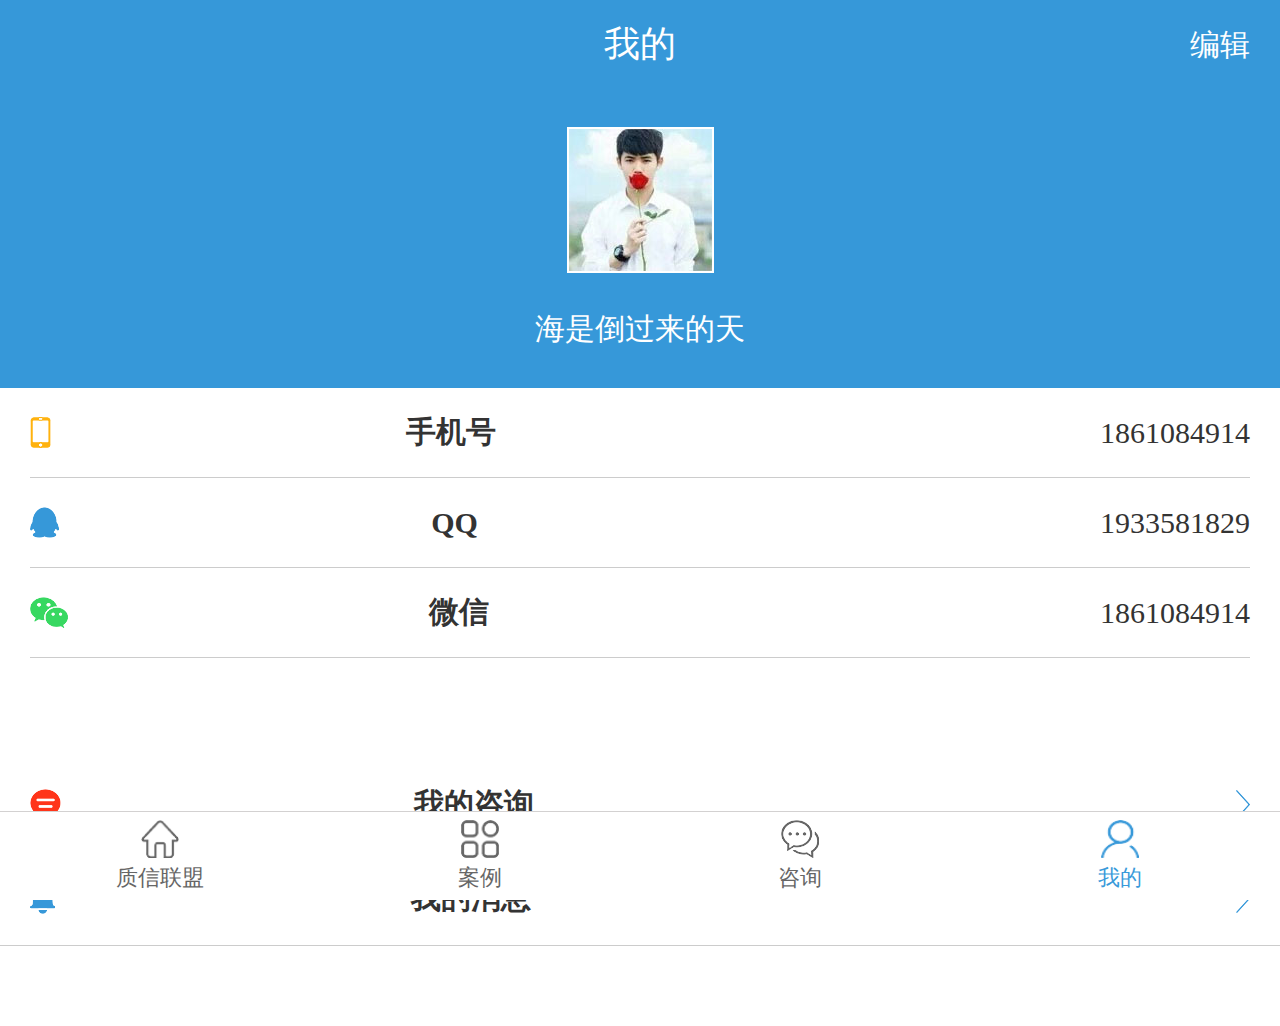
<file: my.html>
<!DOCTYPE html>
<html lang="en">
<head>
      <meta charset="UTF-8">
    <meta name="viewport" content="width=device-width, initial-scale=1, maximum-scale=1, user-scalable=no">
    <title>我的</title>
    <link rel="stylesheet" href="css/common.css" type="text/css"/>
    <link rel="stylesheet" href="css/public-flo.css" type="text/css"/>
    <link rel="stylesheet" href="css/my.css" type="text/css"/>
    <link rel="stylesheet" href="css/gga.css" type="text/css"/>
</head>
<body>
     <!-- 头部开始 -->
    <div class="top">
        <div class="top-t">我的</div>
        <a href="me-edit.html">编辑</a>
    </div>
    <!-- 头部结束 -->
        <div class="bann">
            <a href=""><img src="images/touxiang.jpg"/></a>
            <p>海是倒过来的天</p>
        </div>
        <div class="zl">
            <div>
                <img class="img1" src="images/icon36.png"/>
                <h4>手机号</h4>
                <p>1861084914</p>
            </div>
            <div>
                <img class="img2" src="images/icon37.png"/>
                <h4>QQ</h4>
                <p>1933581829</p>
            </div>
            <div>
                <img class="img3" src="images/icon38.png"/>
                <h4>微信</h4>
                <p>1861084914</p>
            </div>
        </div>
        <div class="gn">
            <div>
                <a href="my-consultation.html">
                    <img class="img4" src="images/icon39.png"/>
                    <h4>我的咨询</h4>
                    <img class="img5" src="images/icon41.png"/> 
                </a>
            </div>
            <div>
                <a href="my-news.html">
                    <img class="img6" src="images/icon40.png"/>
                    <h4>我的消息</h4>
                    <img class="img5" src="images/icon41.png"/> 
                </a>
            </div>
        </div>
    <!-- 底部开始 -->
    <div class="flo">
        <a href="">
            <img src="images/icon23-1.png"/>
            <p>质信联盟</p>
        </a>
        <a href="case.html">
            <img src="images/icon24.png"/>
            <p>案例</p>
        </a>
        <a href="consultation.html">
            <img src="images/icon25.png"/>
            <p>咨询</p>
        </a>
        <a href="my.html">
            <img src="images/icon26-1.png"/>
            <p class="lan">我的</p>
        </a>
    </div>
    <!-- 底部结束 -->
    
</body>
</html>
</file>
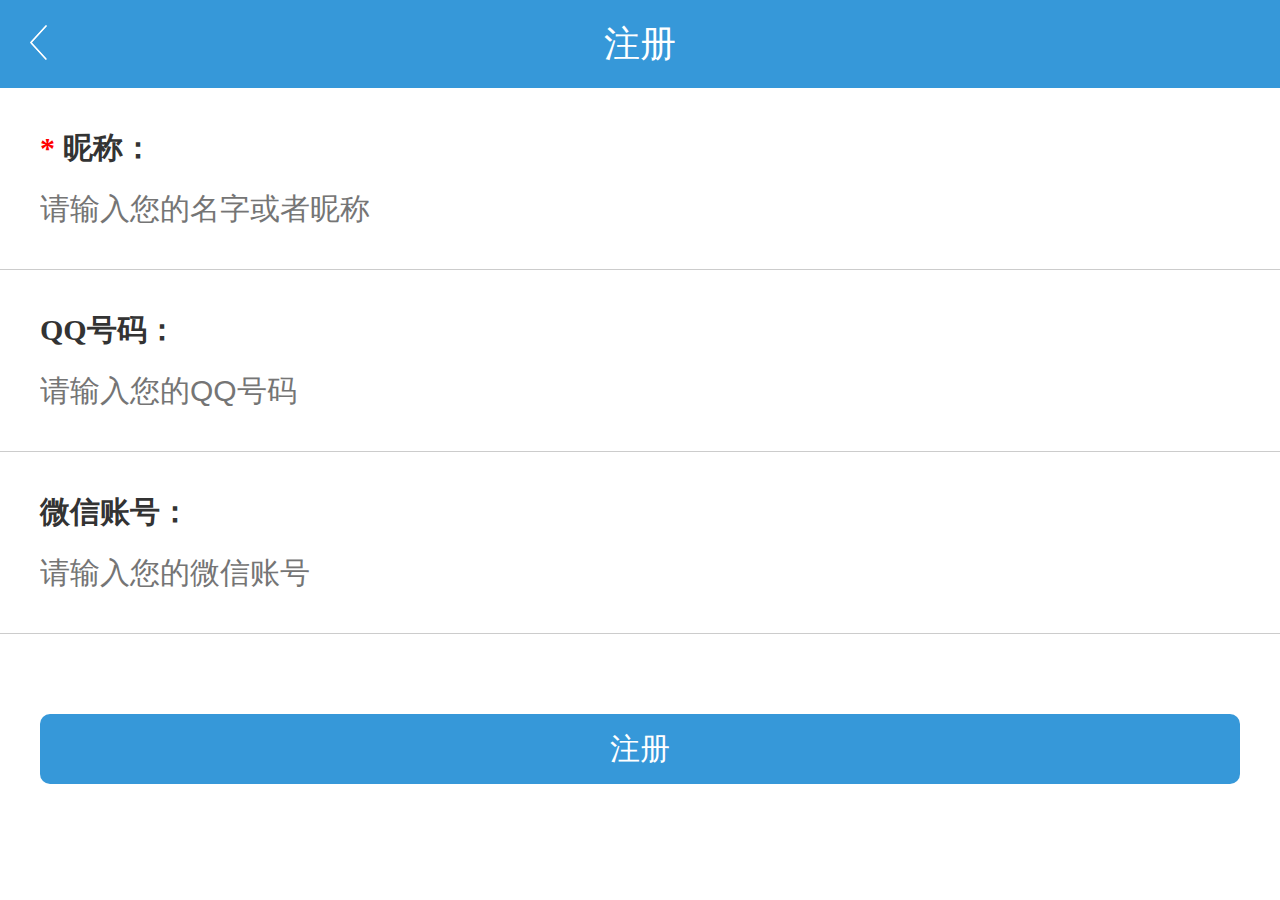
<file: nickname.html>
<!DOCTYPE html>
<html lang="en">
<head>
   <meta charset="UTF-8">
    <meta name="viewport" content="width=device-width, initial-scale=1, maximum-scale=1, user-scalable=no">
    <title>注册下一步</title>
    <link rel="stylesheet" href="css/common.css" type="text/css"/>
    <link rel="stylesheet" href="css/nickname.css" type="text/css"/>
    <link rel="stylesheet" href="css/public-top.css" type="text/css"/>
    <link rel="stylesheet" href="css/gga.css" type="text/css"/>
</head>
<body>
     <!-- 头部开始 -->
    <div class="top">
        <a href="register.html"><img src="images/logo1.png"/></a>
        <div class="top-t">注册</div>
    </div>

    <div class="con"> 
        <div>
            <h4>
                <span>
                *
                </span>昵称：</h4>
            <p>
                <input type="text" placeholder="请输入您的名字或者昵称"/>
            </p>
        </div> 
        <div>
            <h4>QQ号码：</h4>
            <p>
                <input type="text" placeholder="请输入您的QQ号码"/>
            </p>
        </div> 
        <div>
            <h4>微信账号：</h4>
            <p>
                <input type="text" placeholder="请输入您的微信账号"/>
            </p>
        </div> 
        <p class="zc-a">
            <a href="logo.html">注册</a>
        </p>
    </div>
    
</body>
</html>
</file>
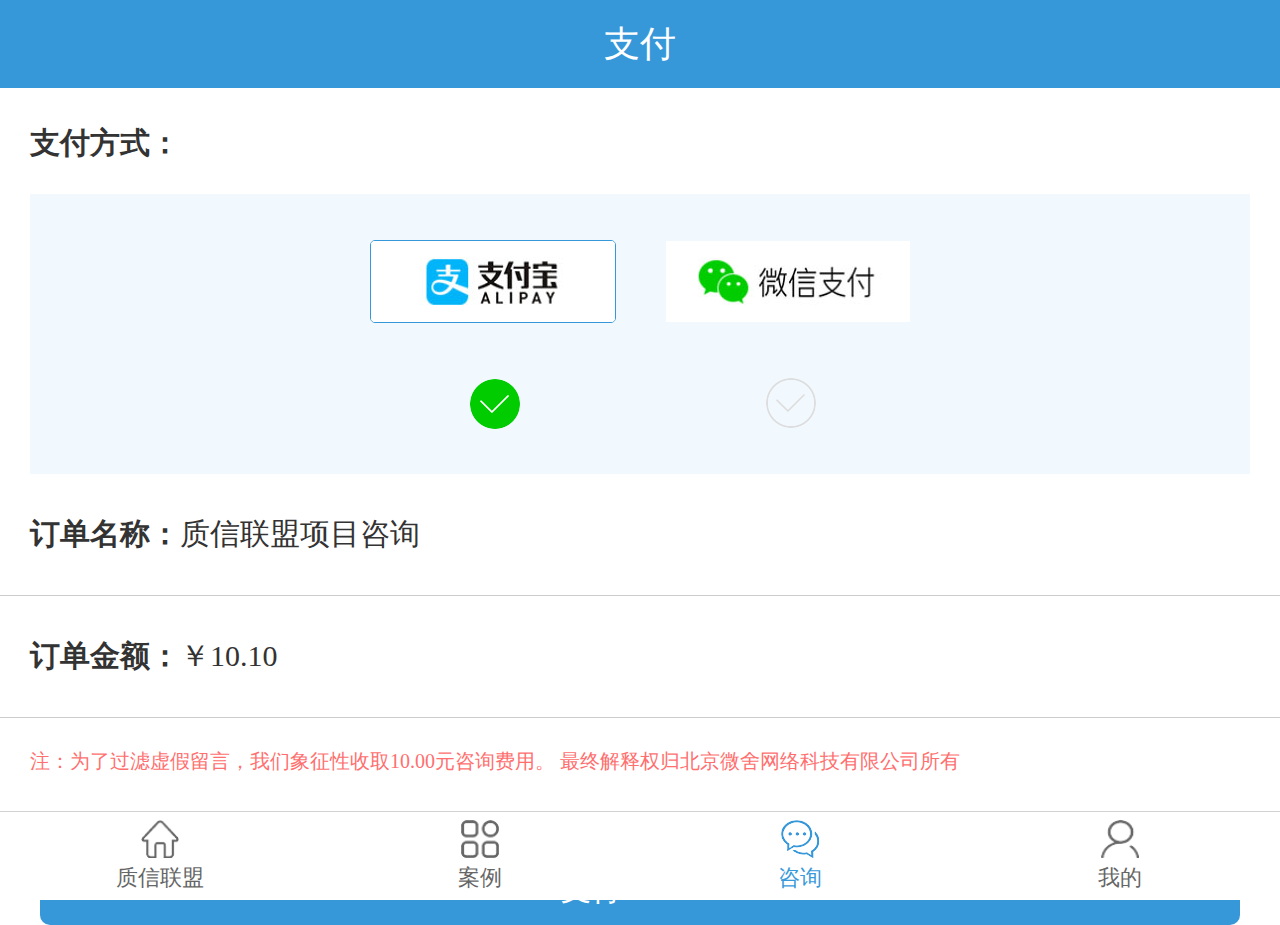
<file: payment.html>
<!DOCTYPE html>
<html lang="en">
<head>
   <meta charset="UTF-8">
    <meta name="viewport" content="width=device-width, initial-scale=1, maximum-scale=1, user-scalable=no">
    <title>支付</title>
    <link rel="stylesheet" href="css/common.css" type="text/css"/>
    <link rel="stylesheet" href="css/public-flo.css" type="text/css"/>
    <link rel="stylesheet" href="css/payment.css" type="text/css"/>
    <link rel="stylesheet" href="css/public-top.css" type="text/css"/>
    <link rel="stylesheet" href="css/gga.css" type="text/css"/>
</head>
<body>
     <!-- 头部开始 -->
    <div class="top">
        <div class="top-t">支付</div>
    </div>
    <!-- 头部结束 -->
    <h5>支付方式：</h5>
    <div class="fs">
        <div>
            <a href="">
                <img class="imgzfb" src="images/zfb.jpg"/>
            </a>
            <img class="imgzfb1" src="images/zhifu1.png"/>
        </div>
        <div>
            <a href="">
                <img class="imgwx" src="images/wx.jpg"/>
            </a>
            <img class="imgwx1" src="images/zhifu2.png"/>
        </div>
    </div>

    <div class="con">
        <div>
            <h4>订单名称：</h4>
            <p>质信联盟项目咨询</p>
        </div>
        <div>
            <h4>订单金额：</h4>
            <p>￥10.10</p>
        </div>
    </div>
    <div  class="ts">
        <span>注：为了过滤虚假留言，我们象征性收取10.00元咨询费用。 最终解释权归北京微舍网络科技有限公司所有</span>
    </div>

    <p class="zc-a">
        <a href="">支付￥10.00</a>
    </p>
    
    
    <!-- 底部开始 -->
    <div class="flo">
        <a href="">
            <img src="images/icon23-1.png"/>
            <p>质信联盟</p>
        </a>
        <a href="case.html">
            <img src="images/icon24.png"/>
            <p>案例</p>
        </a>
        <a href="">
            <img src="images/icon25-1.png"/>
            <p class="lan">咨询</p>
        </a>
        <a href="logo.html">
            <img src="images/icon26.png"/>
            <p>我的</p>
        </a>
    </div>
    <!-- 底部结束 -->
    
</body>
</html>
</file>
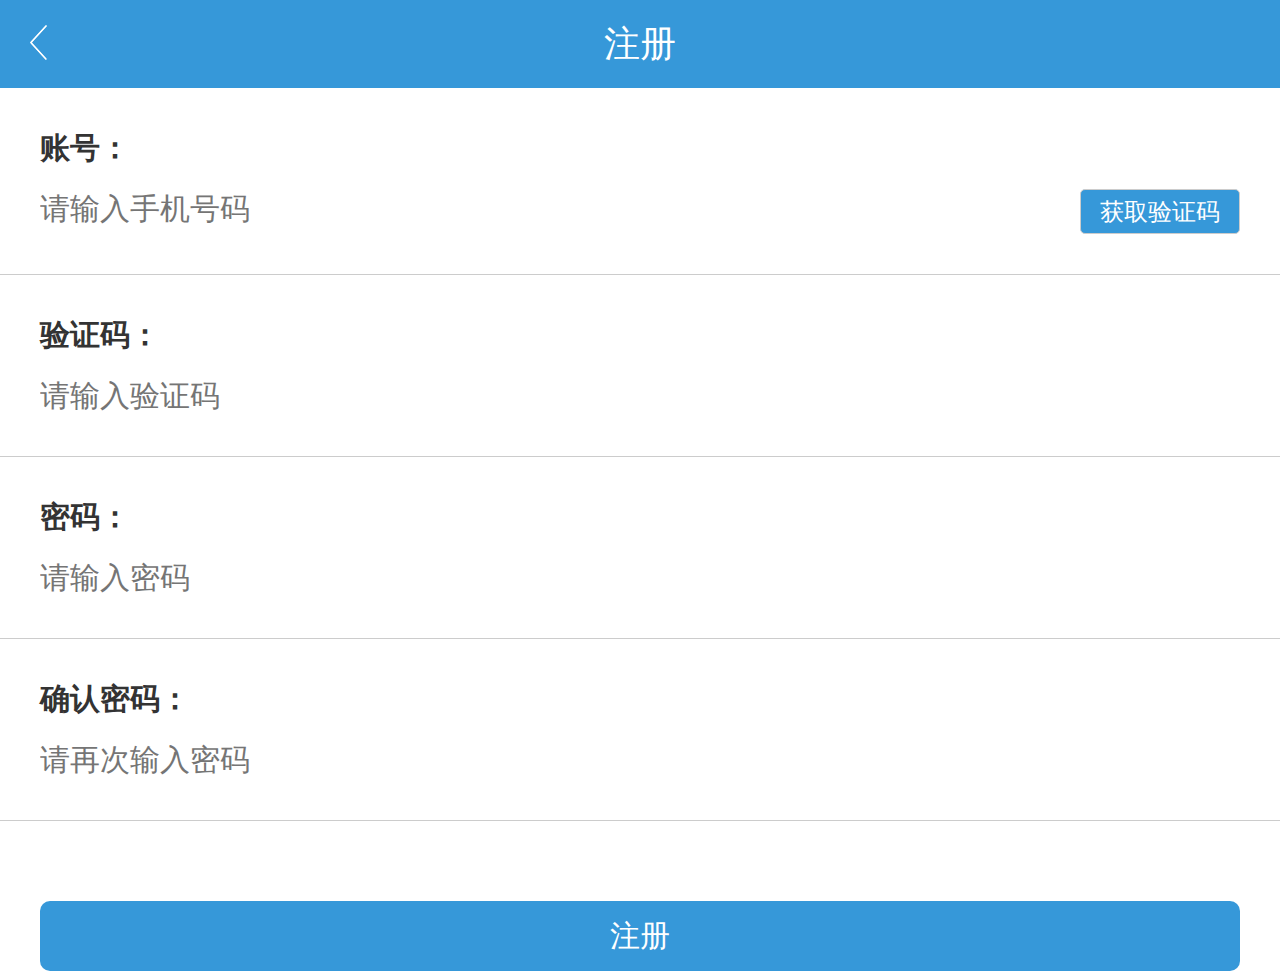
<file: register.html>
<!DOCTYPE html>
<html lang="en">
<head>
    <meta charset="UTF-8">
    <meta name="viewport" content="width=device-width, initial-scale=1, maximum-scale=1, user-scalable=no">
    <title>注册</title>
    <link rel="stylesheet" href="css/common.css" type="text/css"/>
    <link rel="stylesheet" href="css/register.css" type="text/css"/>
    <link rel="stylesheet" href="css/public-top.css" type="text/css"/>
    <link rel="stylesheet" href="css/gga.css" type="text/css"/>
</head>
<body>
     <!-- 头部开始 -->
    <div class="top">
        <a href="logo.html"><img src="images/logo1.png"/></a>
        <div class="top-t">注册</div>
    </div>
    <!-- 头部结束 -->
    <div class="con">
        <div>
            <h4>账号：</h4>
            <p>
                <input type="text" placeholder="请输入手机号码"/>
                <input type="button" value="获取验证码" id="hq"/>
            </p>
        </div>    
        <div>
            <h4>验证码：</h4>
            <p>
                <input type="text" placeholder="请输入验证码"/>
            </p>
        </div> 
        <div>
            <h4>密码：</h4>
            <p>
                <input type="password" placeholder="请输入密码"/>
            </p>
        </div> 
        <div>
            <h4>确认密码：</h4>
            <p>
                <input type="password" placeholder="请再次输入密码"/>
            </p>
        </div> 
        <p class="zc-a">
            <a href="nickname.html">注册</a>
        </p>
    </div>
    
</body>
</html>
</file>
<file: css/common.css>
@media screen and (min-width: 320px) {
    html {
        font-size: 50px;
    }
}
 
@media screen and (min-width: 360px) {
    html {
        font-size: 56px;
    }
}
 
@media screen and (min-width: 400px) {
    html {
        font-size: 63px;
    }
}
 
@media screen and (min-width: 440px) {
    html {
        font-size: 69px;
    }
}
 
@media screen and (min-width: 480px) {
    html {
        font-size: 75px;
    }
}

html {
    font-size: 15.625vw;
}

@media screen and (min-width: 640px) {
    html {
        font-size: 100px;
    }
}
</file>
<file: css/gga.css>
a{
    text-decoration: none;
    -webkit-tap-highlight-color: rgba(255, 255, 255, 0);
    -webkit-user-select: none;
    -moz-user-focus: none;
    -moz-user-select: none;
}
</file>
<file: css/index.css>
* {
  margin: 0;
  padding: 0; }

body {
  background: #f4f4f4;
  font-size: 0.24rem; }

li {
  list-style: none; }

.top {
  display: flex;
  height: 0.88rem;
  background: #3698d9;
  position: fixed;
  top: 0;
  left: 0;
  right: 0;
  z-index: 99;
  justify-content: flex-end; }
  .top a {
    display: flex;
    font-size: 0.3rem;
    margin-right: 0.3rem;
    margin-top: 0.25rem;
    color: #fff; }
  .top .top-t {
    position: absolute;
    left: 50px;
    right: 50px;
    height: 0.88rem;
    font-size: 0.36rem;
    color: #fff;
    display: flex;
    justify-content: center;
    align-items: center; }

.banner {
  display: flex;
  height: 2.55rem;
  padding-top: 0.88rem; }
  .banner img {
    flex: 1;
    height: 2.55rem; }

.nav {
  display: flex;
  height: 3.05rem;
  background: #fff;
  flex-direction: column; }
  .nav ul {
    display: flex;
    flex: 1; }
    .nav ul li {
      flex: 1; }
      .nav ul li a {
        display: flex;
        flex: 1;
        height: 1.5rem;
        flex-direction: column;
        justify-content: center;
        align-items: center; }
        .nav ul li a div {
          width: 0.8rem;
          height: 0.8rem; }
        .nav ul li a p {
          font-size: 0.22rem;
          margin-top: 0.1rem;
          color: #333333; }

.nav-tu {
  background: url("../images/icon1.png") no-repeat;
  background-size: contain; }

.nav-tu1 {
  background: url("../images/icon2.png") no-repeat;
  background-size: contain; }

.nav-tu2 {
  background: url("../images/icon3.png") no-repeat;
  background-size: contain; }

.nav-tu3 {
  background: url("../images/icon4.png") no-repeat;
  background-size: contain; }

.nav-tu4 {
  background: url("../images/icon5.png") no-repeat;
  background-size: contain; }

.nav-tu5 {
  background: url("../images/icon6.png") no-repeat;
  background-size: contain; }

.nav-tu6 {
  background: url("../images/icon7.png") no-repeat;
  background-size: contain; }

.nav-tu7 {
  background: url("../images/icon8.png") no-repeat;
  background-size: contain; }

.nav-tu8 {
  background: url("../images/icon9.png") no-repeat;
  background-size: contain; }

.nav-tu9 {
  background: url("../images/icon10.png") no-repeat;
  background-size: contain; }

.sh {
  display: flex;
  height: 0.90rem;
  align-items: center;
  background: #fff;
  border-top: 1px dashed #d3d1d1; }
  .sh h4 {
    font-size: 0.36rem;
    flex: 1;
    justify-content: center;
    align-items: center;
    color: #3698d9;
    padding-left: 0.2rem;
    border-right: 1px solid #d3d1d1; }
  .sh div {
    width: 70%;
    height: 0.4rem;
    overflow: hidden; }
    .sh div ul li {
      height: 0.4rem; }
      .sh div ul li p {
        font-size: 0.26rem;
        display: flex;
        align-items: center;
        padding: 0 0.1rem;
        color: #666666; }

.gg {
  display: flex;
  height: 1.1rem;
  margin: 0.2rem 0 0.22rem 0; }
  .gg img {
    flex: 1;
    height: 1.1rem; }

.activity {
  display: flex;
  height: 2.3rem;
  background: #fff;
  flex-direction: column; }
  .activity div {
    display: flex;
    flex: 1;
    border-bottom: 1px solid #d3d1d1; }
    .activity div a {
      display: flex;
      flex: 1;
      flex-direction: column;
      justify-content: center;
      align-items: center;
      border-right: 1px solid #d3d1d1; }
      .activity div a h4 {
        font-size: 0.28rem;
        color: #171716; }
      .activity div a p {
        font-size: 0.2rem;
        color: #9a9a99; }
      .activity div a:last-child {
        border-right: 0; }
    .activity div:last-child {
      border-bottom: 0; }

.tool {
  height: 2.1rem;
  margin: 0.2rem 0;
  background: #fff; }
  .tool .tool-top {
    height: 0.72rem;
    line-height: 0.72rem;
    padding-left: 0.24rem;
    font-size: 0.28rem;
    color: #333;
    border-bottom: 1px solid #d3d1d1; }
  .tool .tool-bottom {
    height: 1.4rem;
    display: flex; }
    .tool .tool-bottom a {
      flex: 1;
      display: flex;
      flex-direction: column;
      justify-content: center;
      align-items: center; }
      .tool .tool-bottom a div {
        height: 0.5rem;
        width: 0.5rem; }
      .tool .tool-bottom a p {
        color: #0a0a0a;
        font-size: 0.22rem;
        margin-top: 0.05rem; }

.tool-bottom1 {
  background: url("../images/icon11.png") no-repeat;
  background-size: contain; }

.tool-bottom2 {
  background: url("../images/icon12.png") no-repeat;
  background-size: contain; }

.tool-bottom3 {
  background: url("../images/icon13.png") no-repeat;
  background-size: contain; }

.tool-bottom4 {
  background: url("../images/icon14.png") no-repeat;
  background-size: contain; }

.tool-bottom5 {
  background: url("../images/icon15.png") no-repeat;
  background-size: contain; }

.List {
  height: 2.4rem;
  background: #fff;
  display: flex;
  flex-direction: column; }
  .List .aa {
    flex: 1;
    display: flex;
    border-bottom: 1px solid #d3d1d1; }
    .List .aa div {
      flex: 1;
      display: flex;
      border-right: 1px solid #d3d1d1; }
      .List .aa div .a-z {
        display: flex;
        flex: 1;
        flex-direction: column;
        align-items: center;
        justify-content: center; }
        .List .aa div .a-z h4 {
          font-size: 0.28rem;
          color: #474747; }
        .List .aa div .a-z p {
          font-size: 0.2rem;
          color: #bababa; }
      .List .aa div .a-img {
        width: 0.8rem;
        height: 0.8rem;
        margin: 0.2rem 0.3rem 0 0; }
    .List .aa div:last-child {
      border-right: 0; }
  .List .aa:last-child {
    border-bottom: 0; }

.a-img1 {
  background: url("../images/icon16.png") no-repeat;
  background-size: contain; }

.a-img2 {
  background: url("../images/icon17.png") no-repeat;
  background-size: contain; }

.a-img3 {
  background: url("../images/icon18.png") no-repeat;
  background-size: contain; }

.a-img4 {
  background: url("../images/icon19.png") no-repeat;
  background-size: contain; }

.union {
  height: 3.25rem;
  background: #fff;
  margin: 0.2rem 0; }
  .union .union-top {
    height: 0.72rem;
    line-height: 0.73rem;
    padding-left: 0.27rem;
    color: #595959;
    font-size: 0.28rem;
    border-bottom: 1px solid #d3d1d1; }
  .union .union-bottom {
    height: 2.53rem;
    display: flex; }
    .union .union-bottom a {
      flex: 1;
      display: flex;
      flex-direction: column;
      align-items: center;
      justify-content: center; }
      .union .union-bottom a h4 {
        font-size: 0.24rem;
        color: #333; }
      .union .union-bottom a p {
        font-size: 0.2rem;
        margin-top: 0.1rem;
        color: #999; }
      .union .union-bottom a div {
        margin-top: 0.2rem;
        width: 1.9rem;
        height: 1.35rem; }

.union-bottom1 {
  background: url("../images/icon20.png") no-repeat;
  background-size: contain; }

.union-bottom2 {
  background: url("../images/icon21.png") no-repeat;
  background-size: contain; }

.union-bottom3 {
  background: url("../images/icon22.png") no-repeat;
  background-size: contain; }

.service {
  height: 3.55rem;
  background: #fff; }
  .service .service-top {
    height: 0.8rem;
    line-height: 0.8rem;
    font-size: 0.28rem;
    color: #333;
    padding: 0 0.15rem 0 0.25rem;
    border-bottom: 1px solid #d3d1d1; }
    .service .service-top a {
      float: right;
      font-size: 0.24rem;
      color: #9e9e9e; }
  .service .lun {
    width: 100%;
    overflow: hidden;
    height: 2.25rem; }
    .service .lun .oul {
      height: 2.25rem;
      width: 1000%; }
      .service .lun .oul li {
        float: left;
        height: 2.75rem;
        align-items: center;
        position: relative;
        width: 10%; }
        .service .lun .oul li .tu {
          width: 1.7rem;
          height: 1.7rem;
          position: absolute;
          top: 0.5rem; }
          .service .lun .oul li .tu img {
            width: 1.7rem;
            height: 1.7rem;
            margin-left: 0.2rem; }
        .service .lun .oul li .zi {
          position: absolute;
          top: 0.5rem;
          left: 2.2rem;
          right: 0.27rem;
          height: 1.7rem; }
          .service .lun .oul li .zi h4 {
            display: flex;
            height: 0.4rem;
            color: #000;
            font-size: 0.24rem;
            justify-content: space-between;
            align-items: center; }
            .service .lun .oul li .zi h4 span {
              display: flex;
              background: #f43e58;
              color: #fff;
              border-radius: 0.05rem;
              font-size: 0.2rem; }
            .service .lun .oul li .zi h4 p {
              font-size: 0.2rem;
              color: #a9a9a9; }
          .service .lun .oul li .zi .wq {
            display: flex;
            height: 0.9rem;
            align-items: center;
            font-size: 0.2rem;
            color: #bebebe; }
          .service .lun .oul li .zi div {
            display: flex;
            justify-content: space-between;
            margin-top: 0.05rem; }
          .service .lun .oul li .zi .service-icon {
            display: flex; }
            .service .lun .oul li .zi .service-icon span {
              display: flex;
              height: 0.26rem;
              font-size: 0.18rem;
              color: #5ca4fe;
              border: 1px solid #5ca4fe;
              align-items: center;
              margin-right: 0.05rem;
              padding: 0 0.1rem; }
          .service .lun .oul li .zi .service-jy {
            display: flex;
            font-size: 0.18rem;
            align-items: center;
            color: #b1b1b1; }
  .service .service-nav1 {
    display: flex;
    height: 0.5rem;
    justify-content: center;
    align-items: center; }
    .service .service-nav1 span {
      display: flex;
      width: 0.14rem;
      height: 0.14rem;
      background: #d9d9d9;
      margin-left: 0.1rem;
      border-radius: 0.1rem; }
  .service .atv {
    background: #fc4e09; }

.like {
  display: flex;
  background: #fff;
  margin-top: 0.2rem;
  flex-direction: column;
  padding-bottom: 0.8rem; }
  .like .like-p {
    display: flex;
    align-items: center;
    margin-left: 0.2rem;
    height: 0.7rem;
    color: #333;
    font-size: 0.28rem;
    border-bottom: 1px solid #d3d1d1; }
  .like ul li {
    display: flex;
    height: 2.3rem;
    border-bottom: 1px solid #d3d1d1;
    position: relative; }
    .like ul li a {
      display: flex;
      flex: 1;
      align-items: center; }
      .like ul li a img {
        width: 1.7rem;
        height: 1.7rem;
        padding-left: 0.2rem; }
      .like ul li a div {
        position: absolute;
        left: 2rem;
        top: 0.3rem;
        right: 0.2rem;
        height: 1.7rem; }
        .like ul li a div h4 {
          font-size: 0.24rem;
          color: #626262; }
        .like ul li a div .like-q {
          font-size: 0.24rem;
          color: #fc4e09;
          font-weight: 700;
          margin: 0.15rem 0 0.2rem; }
        .like ul li a div .like-cj {
          font-size: 0.2rem;
          display: flex;
          justify-content: flex-end;
          margin-right: 0.15rem;
          color: #b1b1b1;
          margin-top: 0.32rem; }
  .like ul li:last-child {
    border: 0; }

.flo {
  display: flex;
  height: 0.88rem;
  background: #fff;
  border-top: 1px solid #d3d1d1;
  position: fixed;
  bottom: 0;
  left: 0;
  right: 0; }
  .flo a {
    display: flex;
    flex: 1;
    flex-direction: column;
    justify-content: center;
    align-items: center; }
    .flo a img {
      width: 0.38rem;
      height: 0.38rem;
      margin-bottom: 0.05rem; }
    .flo a p {
      font-size: 0.22rem;
      color: #666; }
    .flo a .lan {
      color: #399ada; }

/*# sourceMappingURL=index.css.map */
</file>
<file: css/case.css>
* {
  margin: 0;
  padding: 0; }

body {
  background: #fff; }

li {
  list-style: none; }

a {
  text-decoration: none; }

.top {
  display: flex;
  height: 0.88rem;
  background: #3698d9;
  position: fixed;
  top: 0;
  left: 0;
  right: 0;
  z-index: 99; }
  .top .top-t {
    display: flex;
    position: absolute;
    left: 50px;
    right: 50px;
    height: 0.88rem;
    color: #fff;
    font-size: 0.36rem;
    align-items: center;
    justify-content: center; }

.anliul {
  display: flex;
  flex-direction: column;
  padding-top: 0.88rem;
  padding-bottom: 1rem; }
  .anliul ul li {
    width: 48%;
    float: left;
    margin-right: 0.1rem; }
    .anliul ul li img {
      width: 100%; }

.flo {
  display: flex;
  height: 0.88rem;
  background: #fff;
  border-top: 1px solid #d3d1d1;
  position: fixed;
  bottom: 0;
  left: 0;
  right: 0; }
  .flo a {
    display: flex;
    flex: 1;
    flex-direction: column;
    justify-content: center;
    align-items: center; }
    .flo a img {
      width: 0.38rem;
      height: 0.38rem;
      margin-bottom: 0.05rem; }
    .flo a p {
      font-size: 0.22rem;
      color: #666; }
    .flo a .lan {
      color: #399ada; }

/*# sourceMappingURL=case.css.map */
</file>
<file: css/public-flo.css>
.flo {
  display: flex;
  height: 0.88rem;
  background: #fff;
  border-top: 1px solid #d3d1d1;
  position: fixed;
  bottom: 0;
  left: 0;
  right: 0; }
  .flo a {
    display: flex;
    flex: 1;
    flex-direction: column;
    justify-content: center;
    align-items: center; }
    .flo a img {
      width: 0.38rem;
      height: 0.38rem;
      margin-bottom: 0.05rem; }
    .flo a p {
      font-size: 0.22rem;
      color: #666; }
    .flo a .lan {
      color: #399ada; }
</file>
<file: css/consultation.css>
.con {
  padding-top: 0.88rem;
  display: flex;
  flex-direction: column; }
  .con div {
    flex: 1;
    height: 0.75rem;
    padding: 0.4rem;
    border-bottom: 1px solid #ccc; }
    .con div h4 {
      font-size: 0.3rem;
      color: #333; }
    .con div p input {
      width: 100%;
      border: 0;
      height: 0.4rem;
      font-size: 0.3rem;
      outline: medium;
      margin-top: 0.2rem; }
    .con div:nth-child(2) {
      display: flex;
      flex-direction: row; }

span {
  color: red;
  padding-right: 0.1rem; }

.zc-a {
  display: flex;
  height: 0.7rem;
  background: #3698d9;
  margin: 0 0.4rem;
  border-bottom: 0;
  margin-top: 0.8rem;
  border-radius: 0.1rem; }
  .zc-a a {
    display: flex;
    height: 0.7rem;
    color: #fff;
    font-size: 0.3rem;
    justify-content: center;
    align-items: center;
    position: absolute;
    left: 50px;
    right: 50px; }

.dhcon {
  display: flex;
  margin-top: 0.6rem;
  flex-direction: column;
  padding-bottom: 0.8rem; }
  .dhcon div {
    display: flex;
    flex: 1;
    flex-direction: row;
    justify-content: space-between; }
    .dhcon div .p1 {
      width: 33.33%;
      border-top: 1px solid #ccc;
      margin-top: 0.2rem; }
    .dhcon div .p2 {
      width: 33.33%;
      text-align: center;
      font-size: 0.26rem;
      color: #999; }
  .dhcon ul {
    display: flex;
    flex: 1;
    margin-top: 0.7rem; }
    .dhcon ul li {
      flex: 1; }
      .dhcon ul li a {
        display: flex;
        flex: 1;
        height: 1.5rem;
        flex-direction: column;
        justify-content: center;
        align-items: center; }
        .dhcon ul li a div {
          width: 1.16rem;
          height: 1.16rem; }

.qq-tu {
  background: url("../images/zixunl1.png") no-repeat;
  background-size: contain; }

.wx-tu {
  background: url("../images/zixunl2.png") no-repeat;
  background-size: contain; }

/*# sourceMappingURL=consultation.css.map */
</file>
<file: css/public-top.css>
* {
  margin: 0;
  padding: 0; }

body {
  font-size: 0.24rem; }

li {
  list-style: none; }

a {
  text-decoration: none; 
  -webkit-tap-highlight-color: #fff;
}

  .top {
  display: flex;
  height: 0.88rem;
  background: #3698d9;
  position: fixed;
  top: 0;
  left: 0;
  right: 0;
  z-index: 99; }
  .top .top-t {
    position: absolute;
    left: 50px;
    right: 50px;
    height: 0.88rem;
    font-size: 0.36rem;
    color: #fff;
    display: flex;
    justify-content: center;
    align-items: center; }
  .top a img {
    margin-left: 0.3rem;
        margin-top: 0.25rem;
        width: 0.17rem;
        height: 0.35rem; }
</file>
<file: css/forgot-password.css>
.con {
  padding-top: 0.88rem;
  display: flex;
  flex-direction: column; }
  .con div {
    flex: 1;
    height: 0.75rem;
    padding: 0.4rem;
    border-bottom: 1px solid #ccc; }
    .con div h4 {
      font-size: 0.3rem;
      color: #333; }
    .con div p input {
      border: 0;
      height: 0.4rem;
      font-size: 0.3rem;
      outline: medium;
      margin-top: 0.2rem; }

#hq {
  font-size: 0.24rem;
  border: 1px solid #ccc;
  width: 1.6rem;
  height: 0.45rem;
  float: right;
  background: #3698d9;
  color: #fff;
  border-radius: 0.05rem; }

.zc-a {
  display: flex;
  height: 0.7rem;
  background: #3698d9;
  margin: 0 0.4rem;
  border-bottom: 0;
  margin-top: 0.8rem;
  border-radius: 0.1rem; }
  .zc-a a {
    display: flex;
    height: 0.7rem;
    color: #fff;
    font-size: 0.3rem;
    justify-content: center;
    align-items: center;
    position: absolute;
    left: 50px;
    right: 50px; }

/*# sourceMappingURL=forgot-password.css.map */
</file>
<file: css/forgot-password1.css>
.con {
  padding-top: 0.88rem;
  display: flex;
  flex-direction: column; }
  .con div {
    flex: 1;
    height: 0.75rem;
    padding: 0.4rem;
    border-bottom: 1px solid #ccc; }
    .con div h4 {
      font-size: 0.3rem;
      color: #333; }
    .con div p input {
      border: 0;
      height: 0.4rem;
      font-size: 0.3rem;
      outline: medium;
      margin-top: 0.2rem; }

#hq {
  font-size: 0.24rem;
  border: 1px solid #ccc;
  width: 1.6rem;
  height: 0.45rem;
  float: right;
  background: #3698d9;
  color: #fff;
  border-radius: 0.05rem; }

.zc-a {
  display: flex;
  height: 0.7rem;
  background: #3698d9;
  margin: 0 0.4rem;
  border-bottom: 0;
  margin-top: 0.8rem;
  border-radius: 0.1rem; }
  .zc-a a {
    display: flex;
    height: 0.7rem;
    color: #fff;
    font-size: 0.3rem;
    justify-content: center;
    align-items: center;
    position: absolute;
    left: 50px;
    right: 50px; }

/*# sourceMappingURL=forgot-password1.css.map */
</file>
<file: css/logo.css>
* {
  margin: 0;
  padding: 0; }

body {
  font-size: 0.24rem; }

li {
  list-style: none; }

a {
  text-decoration: none;
  color: #fff; }

.top {
  display: flex;
  height: 0.88rem;
  background: #3698d9;
  position: fixed;
  top: 0;
  left: 0;
  right: 0;
  z-index: 99; }
  .top .top-t {
    position: absolute;
    left: 50px;
    right: 50px;
    height: 0.88rem;
    font-size: 0.36rem;
    color: #fff;
    display: flex;
    justify-content: center;
    align-items: center; }
  .top a img {
    margin-left: 0.3rem;
    margin-top: 0.25rem;
    width: 0.17rem;
    height: 0.35rem; }

.con {
  padding-top: 0.88rem;
  display: flex;
  flex-direction: column; }
  .con .zh {
    height: 0.85rem;
    flex: 1;
    padding: 0.4rem;
    border-bottom: 1px solid #ccc; }
    .con .zh h4 {
      font-size: 0.3rem;
      color: #333;
      padding-bottom: 0.1rem; }
    .con .zh p input {
      border: 0;
      height: 0.4rem;
      font-size: 0.3rem;
      outline: medium;
      margin-top: 0.2rem; }
  .con .mm {
    height: 0.85rem;
    flex: 1;
    padding: 0.4rem;
    border-bottom: 1px solid #ccc; }
    .con .mm h4 {
      font-size: 0.3rem;
      color: #333;
      padding-bottom: 0.1rem; }
    .con .mm p input {
      border: 0;
      height: 0.4rem;
      font-size: 0.3rem;
      outline: medium;
      margin-top: 0.1rem; }
  .con .dl {
    height: 2.9rem;
    flex: 1; }
    .con .dl .dl-a {
      margin: 0.3rem 0.3rem 0;
      display: flex;
      justify-content: space-between; }
      .con .dl .dl-a a {
        font-size: 0.26rem;
        color: #3698d9; }

.dl-t {
  display: flex;
  height: 0.7rem;
  background: #3698d9;
  margin: 0 0.4rem;
  border-bottom: 0;
  margin-top: 0.8rem;
  border-radius: 0.1rem; }
  .dl-t a {
    display: flex;
    height: 0.7rem;
    color: #fff;
    font-size: 0.3rem;
    justify-content: center;
    align-items: center;
    position: absolute;
    left: 50px;
    right: 50px; }

.flo {
  display: flex;
  margin-top: 0.6rem;
  flex-direction: column; }
  .flo div {
    display: flex;
    flex: 1;
    flex-direction: row;
    justify-content: space-between; }
    .flo div .p1 {
      width: 33.33%;
      border-top: 1px solid #ccc;
      margin-top: 0.2rem; }
    .flo div .p2 {
      width: 33.33%;
      text-align: center;
      font-size: 0.26rem;
      color: #999; }
  .flo ul {
    display: flex;
    flex: 1;
    margin-top: 0.7rem; }
    .flo ul li {
      flex: 1; }
      .flo ul li a {
        display: flex;
        flex: 1;
        height: 1.5rem;
        flex-direction: column;
        justify-content: center;
        align-items: center; }
        .flo ul li a div {
          width: 1.16rem;
          height: 1.16rem; }
        .flo ul li a p {
          font-size: 0.22rem;
          margin-top: 0.1rem;
          color: #333333; }

.qq-tu {
  background: url("../images/icon34.png") no-repeat;
  background-size: contain; }

.wx-tu {
  background: url("../images/icon35.png") no-repeat;
  background-size: contain; }

/*# sourceMappingURL=logo.css.map */
</file>
<file: css/my-edit.css>
* {
  margin: 0;
  padding: 0; }

body {
  font-size: 0.24rem; }

li {
  list-style: none; }

a {
  text-decoration: none;
  color: #fff; }

.top {
  display: flex;
  height: 0.88rem;
  background: #3698d9;
  justify-content: flex-end; }
  .top a {
    display: flex;
    font-size: 0.3rem;
    margin-right: 0.3rem;
    margin-top: 0.25rem; }

.top-t {
  display: flex;
  position: absolute;
  left: 50px;
  right: 50px;
  height: 0.88rem;
  font-size: 0.36rem;
  color: #fff;
  justify-content: center;
  align-items: center; }

.con {
  display: flex;
  flex-direction: column; }
  .con div {
    height: 0.9rem;
    display: flex;
    flex: 1;
    justify-content: space-between;
    align-items: center;
    border-bottom: 1px solid #ccc;
    margin: 0 0.3rem; }
    .con div p img {
      margin-left: 0.2rem; }
    .con div h4 {
      font-size: 0.3rem;
      color: #333; }
    .con div p input {
      color: #333;
      text-align: right;
      border: 0;
      height: 0.4rem;
      font-size: 0.3rem;
      outline: medium;
      margin-top: 0.2rem; }

.img1 {
  width: 0.58rem;
  height: 0.58rem; }

.img5 {
  width: 0.14rem;
  height: 0.29rem; }

/*# sourceMappingURL=my-edit.css.map */
</file>
<file: css/my-consultation.css>
.ccc {
  padding-top: 0.88rem; }

.connoc {
  padding-bottom: 0.8rem; }

.con {
  display: flex;
  flex-direction: column;
  margin: 0 0.2rem; }

.xxnr {
  display: flex;
  padding: 0 0.2rem;
  display: flex;
  flex-direction: column;
  border-bottom: 1px solid #ccc; }

.tm {
  display: flex;
  flex-direction: column;
  margin-top: 0.1rem; }
  .tm h4 {
    font-size: 0.3rem;
    color: #333; }
  .tm p {
    color: #989898;
    margin-top: 0.1rem; }

.xx {
  color: #666; }

.yszq {
  display: flex;
  flex-direction: row;
  margin: 0.2rem 0; }
  .yszq div {
    display: flex; }
    .yszq div h4 {
      font-size: 0.28rem;
      color: #333; }
    .yszq div p {
      font-size: 0.26rem;
      color: #3799da; }

.zq {
  margin: 0 0.2rem; }

/*# sourceMappingURL=my-consultation.css.map */
</file>
<file: css/my-news.css>
.sj {
  display: flex;
  flex-direction: column; }
  .sj div {
    display: flex;
    height: 0.4rem;
    background: #d9d9d9;
    justify-content: center;
    align-items: center;
    margin-top: 0.3rem;
    margin-left: 1.5rem;
    margin-right: 1.5rem;
    border-radius: 0.1rem; }

.sjjs {
  padding-top: 0.88rem; }

.connoc {
  padding-bottom: 0.8rem; }

.con {
  display: flex;
  flex-direction: column;
  margin: 0 0.2rem; }

.hf {
  display: flex; }
  .hf p {
    padding-top: 0.3rem;
    padding-left: 0.2rem;
    padding-right: 0.2rem;
    padding-bottom: 0.3rem;
    font-size: 0.3rem;
    color: #323232; }
    .hf p span {
      color: #3697db; }

.xxnr {
  display: flex;
  background: #f4f4f4;
  padding: 0 0.2rem;
  display: flex;
  flex-direction: column; }

.tm {
  display: flex;
  flex-direction: column;
  margin-top: 0.1rem; }
  .tm h4 {
    font-size: 0.3rem;
    color: #333; }
  .tm p {
    color: #989898;
    margin-top: 0.1rem; }

.xx {
  color: #666; }

.yszq {
  display: flex;
  flex-direction: row;
  margin: 0.2rem 0; }
  .yszq div {
    display: flex; }
    .yszq div h4 {
      font-size: 0.28rem;
      color: #333; }
    .yszq div p {
      font-size: 0.26rem;
      color: #3799da; }

.zq {
  margin: 0 0.2rem; }

/*# sourceMappingURL=my-news.css.map */
</file>
<file: css/my.css>
* {
  margin: 0;
  padding: 0; }

body {
  font-size: 0.24rem; }

li {
  list-style: none; }

a {
  text-decoration: none;
  color: #fff; }

.top {
  display: flex;
  height: 0.88rem;
  background: #3698d9;
  justify-content: flex-end; }
  .top a {
    display: flex;
    font-size: 0.3rem;
    margin-right: 0.3rem;
    margin-top: 0.25rem; }

.top-t {
  display: flex;
  position: absolute;
  left: 50px;
  right: 50px;
  height: 0.88rem;
  font-size: 0.36rem;
  color: #fff;
  justify-content: center;
  align-items: center; }

.bann {
  height: 3rem;
  background: #3698d9;
  display: flex;
  flex-direction: column;
  justify-content: center;
  align-items: center; }
  .bann a img {
    width: 1.43rem;
    height: 1.42rem;
    border: 2px solid #fff; }
  .bann p {
    font-size: 0.3rem;
    color: #fff;
    margin-top: 0.3rem; }

.zl {
  display: flex;
  height: 2.7rem;
  flex-direction: column; }
  .zl div {
    display: flex;
    flex: 1;
    align-items: center;
    justify-content: space-between;
    border-bottom: 1px solid #ccc;
    margin: 0 0.3rem; }
    .zl div h4 {
      margin-left: -2.5rem;
      font-size: 0.3rem;
      color: #333; }
    .zl div p {
      font-size: 0.3rem;
      color: #333; }

.img1 {
  width: 0.21rem;
  height: 0.31rem; }

.img2 {
  width: 0.29rem;
  height: 0.31rem; }

.img3 {
  width: 0.38rem;
  height: 0.31rem; }

.gn {
  display: flex;
  height: 1.88rem;
  margin-top: 1rem;
  flex-direction: column;
  padding-bottom: 0.8rem; }
  .gn div {
    display: flex;
    flex: 1;
    border-bottom: 1px solid #ccc; }
    .gn div a {
      display: flex;
      flex: 1;
      align-items: center;
      justify-content: space-between;
      margin: 0 0.3rem; }
      .gn div a h4 {
        margin-left: -3.5rem;
        font-size: 0.3rem;
        color: #333; }

.img4 {
  width: 0.31rem;
  height: 0.32rem; }

.img5 {
  width: 0.14rem;
  height: 0.29rem; }

.img6 {
  width: 0.25rem;
  height: 0.31rem; }

/*# sourceMappingURL=my.css.map */
</file>
<file: css/nickname.css>
.con {
  padding-top: 0.88rem;
  display: flex;
  flex-direction: column; }
  .con div {
    flex: 1;
    height: 0.75rem;
    padding: 0.4rem;
    border-bottom: 1px solid #ccc; }
    .con div h4 {
      font-size: 0.3rem;
      color: #333; }
      .con div h4 span {
        color: red; }
    .con div p input {
      border: 0;
      height: 0.4rem;
      font-size: 0.3rem;
      outline: medium;
      margin-top: 0.2rem; }

#hq {
  font-size: 0.24rem;
  border: 1px solid #ccc;
  width: 1.6rem;
  height: 0.45rem;
  float: right;
  background: #3698d9;
  color: #fff;
  border-radius: 0.05rem; }

.zc-a {
  display: flex;
  height: 0.7rem;
  background: #3698d9;
  margin: 0 0.4rem;
  border-bottom: 0;
  margin-top: 0.8rem;
  border-radius: 0.1rem; }
  .zc-a a {
    display: flex;
    height: 0.7rem;
    color: #fff;
    font-size: 0.3rem;
    justify-content: center;
    align-items: center;
    position: absolute;
    left: 50px;
    right: 50px; }

/*# sourceMappingURL=nickname.css.map */
</file>
<file: css/payment.css>
h5 {
  padding-top: 0.88rem;
  margin-top: 0.35rem;
  margin-left: 0.3rem;
  margin-bottom: 0.3rem;
  font-size: 0.3rem;
  color: #333; }

.fs {
  height: 2.8rem;
  background: #f1f9ff;
  margin: 0 0.3rem;
  display: flex;
  flex-direction: row;
  align-items: center;
  justify-content: center; }
  .fs div {
    display: flex;
    flex-direction: column;
    margin: 0 0.25rem; }

.imgzfb {
  width: 2.44rem;
  height: 0.81rem;
  border: 1px solid #3698d9;
  border-radius: 0.05rem; }

.imgwx {
  width: 2.44rem;
  height: 0.81rem; }

.imgzfb1 {
  width: 0.5rem;
  height: 0.5rem;
  margin-left: 1rem;
  padding-top: 0.5rem; }

.imgwx1 {
  width: 0.5rem;
  height: 0.5rem;
  margin-left: 1rem;
  padding-top: 0.5rem; }

.con {
  display: flex;
  flex-direction: column; }
  .con div {
    display: flex;
    padding: 0.4rem 0.3rem;
    border-bottom: 1px solid #ccc; }
    .con div h4 {
      font-size: 0.3rem;
      color: #333; }
    .con div p {
      font-size: 0.3rem;
      color: #333; }

.ts {
  padding-top: 0.3rem;
  margin: 0 0.3rem;
  color: #ff6f6f;
  font-size: 0.2rem; }

.zc-a {
  display: flex;
  height: 0.7rem;
  background: #3698d9;
  margin: 0 0.4rem;
  border-bottom: 0;
  margin-top: 0.8rem;
  border-radius: 0.1rem; }
  .zc-a a {
    display: flex;
    height: 0.7rem;
    color: #fff;
    font-size: 0.3rem;
    justify-content: center;
    align-items: center;
    position: absolute;
    left: 50px;
    right: 50px; }

/*# sourceMappingURL=payment.css.map */
</file>
<file: css/register.css>
.con {
  padding-top: 0.88rem;
  display: flex;
  flex-direction: column; }
  .con div {
    flex: 1;
    height: 0.75rem;
    padding: 0.4rem;
    border-bottom: 1px solid #ccc; }
    .con div h4 {
      font-size: 0.3rem;
      color: #333; }
    .con div p input {
      border: 0;
      height: 0.4rem;
      font-size: 0.3rem;
      outline: medium;
      margin-top: 0.2rem; }

#hq {
  font-size: 0.24rem;
  border: 1px solid #ccc;
  width: 1.6rem;
  height: 0.45rem;
  float: right;
  background: #3698d9;
  color: #fff;
  border-radius: 0.05rem; }

.zc-a {
  display: flex;
  height: 0.7rem;
  background: #3698d9;
  margin: 0 0.4rem;
  border-bottom: 0;
  margin-top: 0.8rem;
  border-radius: 0.1rem; }
  .zc-a a {
    display: flex;
    height: 0.7rem;
    color: #fff;
    font-size: 0.3rem;
    justify-content: center;
    align-items: center;
    position: absolute;
    left: 50px;
    right: 50px; }

/*# sourceMappingURL=register.css.map */
</file>
